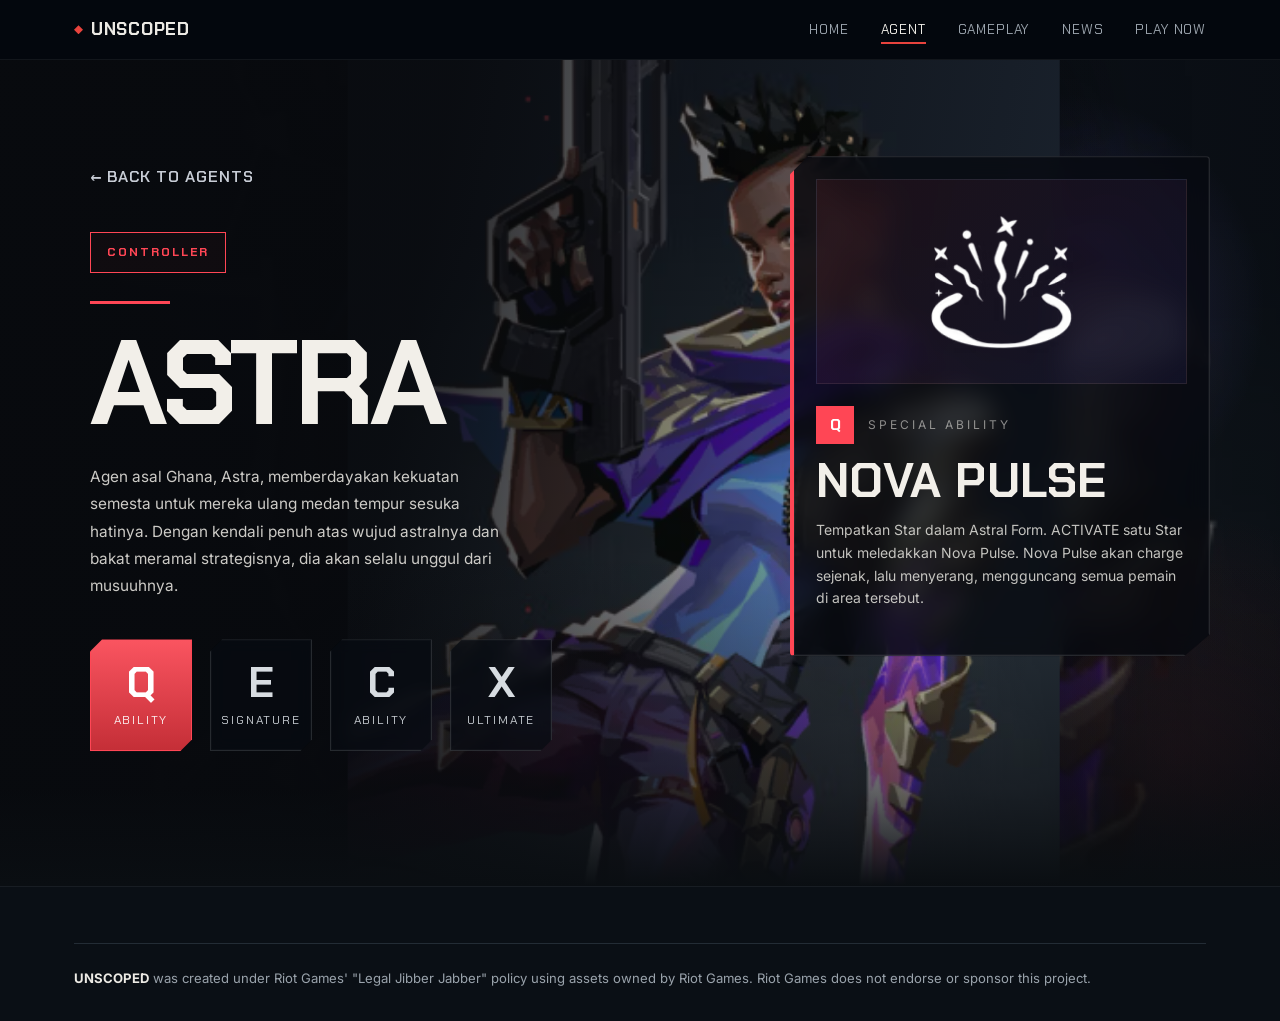
<file: agent-detail.html>
<!DOCTYPE html>
<html lang="id">

<head>
    <meta charset="UTF-8">
    <meta name="viewport" content="width=device-width, initial-scale=1.0">

    <title>Agent Detail — UNSCOPED</title>

    <link rel="stylesheet" href="css/style.css">

    <link rel="preconnect" href="https://fonts.googleapis.com">
    <link rel="preconnect" href="https://fonts.gstatic.com" crossorigin>

    <link
        href="https://fonts.googleapis.com/css2?family=Chakra+Petch:wght@400;500;600;700&family=Inter:wght@400;500;600;700&display=swap"
        rel="stylesheet">

    <style>
        .back-agent {
            display: inline-flex;
            align-items: center;
            gap: 10px;
            color: #c8cdd6;
            text-decoration: none;
            font-family: "Chakra Petch", sans-serif;
            font-weight: 600;
            letter-spacing: 1px;
            transition: 0.25s ease;
        }

        .back-agent:hover {
            color: #ff4655;
            transform: translateX(-4px);
        }

        body {
            background: #060a10;
            overflow-x: hidden;
        }

        .nav {
            position: sticky;
            top: 0;
            z-index: 100;
            background: rgba(4, 8, 14, 0.84);
            border-bottom: 1px solid rgba(255, 255, 255, 0.06);
            backdrop-filter: blur(10px);
            -webkit-backdrop-filter: blur(10px);
        }

        .agent-detail {
            width: 100%;
            max-width: none;
            min-height: calc(100vh - 74px);
            padding: 0;
            overflow: hidden;
        }

        .agent-scene {
            position: relative;
            width: 100vw;
            min-height: calc(100vh - 74px);
            margin-left: calc(50% - 50vw);
            overflow: hidden;
            background:
                radial-gradient(circle at 78% 28%, rgba(84, 93, 255, 0.16), transparent 22%),
                radial-gradient(circle at 18% 16%, rgba(255, 70, 85, 0.08), transparent 16%),
                linear-gradient(180deg, #05080d 0%, #070b12 100%);
        }

        .agent-scene-media {
            position: absolute;
            inset: 0;
            z-index: 0;
            overflow: hidden;
        }

        .agent-bg-image {
            position: absolute;
            inset: -10%;
            width: 120%;
            height: 120%;
            object-fit: cover;
            object-position: 65% center;
            filter: blur(20px) brightness(0.42) saturate(1.12);
            transform: scale(1.18);
            opacity: 0.92;
        }

        .agent-scene-media::before {
            content: "";
            position: absolute;
            inset: 0;
            background:
                linear-gradient(90deg,
                    rgba(4, 8, 14, 0.98) 0%,
                    rgba(4, 8, 14, 0.95) 18%,
                    rgba(4, 8, 14, 0.68) 37%,
                    rgba(4, 8, 14, 0.16) 62%,
                    rgba(4, 8, 14, 0.32) 100%),
                linear-gradient(180deg,
                    rgba(4, 8, 14, 0.10) 0%,
                    rgba(4, 8, 14, 0.02) 52%,
                    rgba(4, 8, 14, 0.35) 100%);
            z-index: 1;
            pointer-events: none;
        }

        .agent-scene-media::after {
            content: "";
            position: absolute;
            inset: 0;
            background:
                radial-gradient(circle at 82% 30%, rgba(125, 98, 255, 0.22), transparent 18%),
                radial-gradient(circle at 72% 74%, rgba(48, 88, 255, 0.16), transparent 20%),
                radial-gradient(circle at 92% 84%, rgba(255, 70, 85, 0.10), transparent 18%);
            z-index: 1;
            pointer-events: none;
            mix-blend-mode: screen;
        }

        .agent-detail-image {
            position: absolute;
            right: clamp(-30px, -1vw, 0px);
            bottom: 0;
            width: min(60vw, 1040px);
            height: 100%;
            object-fit: contain;
            object-position: right bottom;
            z-index: 2;
            filter: drop-shadow(0 20px 60px rgba(0, 0, 0, 0.45));
            transform: scale(1.03);
        }

        .agent-main {
            position: relative;
            z-index: 3;
            min-height: calc(100vh - 74px);
        }

        .agent-info {
            position: absolute;
            left: clamp(42px, 6vw, 88px);
            top: clamp(82px, 13vh, 132px);
            width: min(31vw, 500px);
            z-index: 4;
        }

        .agent-info .back-agent {
            margin-bottom: 42px;
        }

        .agent-info .badge {
            display: inline-flex;
            align-items: center;
            padding: 10px 16px;
            border: 1px solid #ff4655;
            color: #ff4655;
            background: rgba(255, 70, 85, 0.03);
            font-size: 12px;
            font-weight: 700;
            letter-spacing: 2px;
        }

        .agent-line {
            width: 80px;
            height: 3px;
            background: #ff4655;
            margin: 28px 0 28px;
        }

        #agentName {
            font-family: "Chakra Petch", sans-serif;
            font-size: clamp(86px, 8.4vw, 150px);
            line-height: 0.86;
            letter-spacing: -4px;
            margin: 0 0 28px;
            text-transform: uppercase;
            color: #f2efe9;
            word-break: break-word;
        }

        #agentDescription {
            max-width: 430px;
            color: rgba(236, 234, 228, 0.86);
            font-size: clamp(15px, 1.2vw, 18px);
            line-height: 1.78;
            margin: 0;
        }

        .ability-buttons {
            position: relative;
            z-index: 5;
            display: flex;
            gap: 16px;
            margin-top: 38px;
            flex-wrap: nowrap;
        }

        .ability-button {
            width: 92px;
            height: 108px;
            border: 1px solid rgba(255, 255, 255, 0.13);
            background: rgba(8, 12, 18, 0.72);
            color: #d7dce1;
            cursor: pointer;
            display: flex;
            flex-direction: column;
            align-items: center;
            justify-content: center;
            gap: 8px;
            font-family: "Chakra Petch", sans-serif;
            transition: 0.22s ease;
            clip-path: polygon(12px 0, 100% 0, 100% calc(100% - 12px), calc(100% - 12px) 100%, 0 100%, 0 12px);
            box-shadow: inset 0 0 0 1px rgba(255, 255, 255, 0.02);
        }

        .ability-button:hover {
            border-color: #ff4655;
            transform: translateY(-2px);
        }

        .ability-button.active {
            background: linear-gradient(180deg, rgba(255, 86, 98, 0.98), rgba(207, 49, 58, 0.95));
            color: #fff;
            border-color: #ff4655;
            box-shadow: 0 0 30px rgba(255, 70, 85, 0.28);
        }

        .ability-key {
            font-size: 42px;
            line-height: 1;
            font-weight: 700;
        }

        .ability-short {
            font-size: 12px;
            letter-spacing: 1.8px;
            text-transform: uppercase;
            opacity: 0.92;
        }

        .ability-content {
            position: absolute;
            right: clamp(18px, 2.6vw, 42px);
            top: clamp(102px, 12vh, 142px);
            z-index: 5;
            width: min(27vw, 430px);
            min-height: 520px;
            padding: 24px 24px 22px;
            background: rgba(8, 12, 18, 0.84);
            border: 1px solid rgba(255, 255, 255, 0.12);
            border-left: 4px solid #ff4655;
            backdrop-filter: blur(12px);
            -webkit-backdrop-filter: blur(12px);
            clip-path: polygon(18px 0, 100% 0, 100% calc(100% - 22px), calc(100% - 26px) 100%, 0 100%, 0 18px);
            box-shadow: 0 28px 70px rgba(0, 0, 0, 0.40);
        }

        .ability-content::before {
            content: "";
            position: absolute;
            inset: 0;
            border: 1px solid rgba(255, 255, 255, 0.04);
            clip-path: inherit;
            pointer-events: none;
        }

        .ability-visual {
            width: 100%;
            height: 220px;
            background: linear-gradient(135deg, rgba(255, 70, 85, 0.08), rgba(95, 100, 255, 0.08));
            border: 1px solid rgba(255, 255, 255, 0.08);
            display: flex;
            align-items: center;
            justify-content: center;
            margin-bottom: 28px;
            overflow: hidden;
            position: relative;
        }

        .ability-visual img {
            max-width: 68%;
            max-height: 68%;
            object-fit: contain;
            display: block;
        }

        .ability-placeholder {
            text-align: center;
            color: #969da6;
        }

        .ability-placeholder-key {
            font-family: "Chakra Petch", sans-serif;
            font-size: 86px;
            line-height: 1;
            font-weight: 700;
            color: rgba(255, 70, 85, 0.78);
        }

        .ability-placeholder-text {
            margin-top: 10px;
            font-size: 12px;
            letter-spacing: 3px;
            color: #7b838e;
        }

        .ability-meta {
            display: flex;
            align-items: center;
            gap: 14px;
            margin-bottom: 14px;
        }

        .ability-key-label {
            width: 38px;
            height: 38px;
            display: flex;
            align-items: center;
            justify-content: center;
            background: #ff4655;
            color: #fff;
            font-family: "Chakra Petch", sans-serif;
            font-weight: 700;
            font-size: 16px;
        }

        .ability-type {
            color: rgba(236, 234, 228, 0.56);
            font-size: 12px;
            letter-spacing: 3px;
            text-transform: uppercase;
        }

        #abilityName {
            font-family: "Chakra Petch", sans-serif;
            font-size: clamp(30px, 2.5vw, 50px);
            line-height: 0.94;
            margin: 0 0 18px;
            text-transform: uppercase;
            color: #f2efe9;
        }

        #abilityDescription {
            color: rgba(236, 234, 228, 0.82);
            font-size: 15px;
            line-height: 1.68;
            margin: 0;
            max-width: 100%;
        }

        footer {
            margin-top: 0;
            border-top: 1px solid rgba(255, 255, 255, 0.06);
            background: #0a0f15;
        }

        @media (max-width: 1280px) {
            .agent-info {
                width: min(31vw, 430px);
            }

            .ability-content {
                width: min(30vw, 400px);
                min-height: 500px;
            }

            .ability-button {
                width: 86px;
                height: 102px;
            }
        }

        @media (max-width: 980px) {
            .agent-scene {
                min-height: auto;
            }

            .agent-main {
                min-height: auto;
                padding: 110px 20px 34px;
            }

            .agent-bg-image {
                inset: -8%;
                width: 116%;
                height: 116%;
                object-position: center;
                filter: blur(16px) brightness(0.40) saturate(1.08);
            }

            .agent-detail-image {
                right: 50%;
                transform: translateX(50%);
                width: min(92vw, 740px);
                height: 430px;
                top: 30px;
                bottom: auto;
                object-position: center top;
                opacity: 0.78;
            }

            .agent-scene-media::before {
                background: linear-gradient(180deg,
                    rgba(4, 8, 14, 0.38) 0%,
                    rgba(4, 8, 14, 0.85) 44%,
                    rgba(4, 8, 14, 0.97) 100%);
            }

            .agent-info,
            .ability-buttons,
            .ability-content {
                position: relative;
                left: auto;
                right: auto;
                top: auto;
                bottom: auto;
                width: 100%;
                max-width: none;
            }

            .agent-info {
                padding-top: 270px;
            }

            .agent-info .back-agent {
                margin-bottom: 24px;
            }

            #agentName {
                font-size: 62px;
                margin-bottom: 18px;
            }

            #agentDescription {
                max-width: 100%;
            }

            .ability-buttons {
                margin: 30px 0 28px;
                flex-wrap: wrap;
                gap: 12px;
            }

            .ability-button {
                width: calc(50% - 6px);
                max-width: 150px;
                height: 94px;
            }

            .ability-content {
                min-height: auto;
                padding: 24px;
            }

            .ability-visual {
                height: 220px;
            }

            #abilityDescription {
                font-size: 15px;
            }
        }

        @media (max-width: 560px) {
            .nav-inner {
                padding: 12px 16px;
            }

            .agent-main {
                padding: 88px 16px 24px;
            }

            .agent-detail-image {
                width: min(110vw, 660px);
                height: 330px;
                top: 24px;
            }

            .agent-info {
                padding-top: 210px;
            }

            #agentName {
                font-size: 52px;
                letter-spacing: -2px;
            }

            .ability-button {
                width: calc(50% - 6px);
                height: 84px;
            }

            .ability-key {
                font-size: 34px;
            }

            .ability-short {
                font-size: 10px;
            }

            .ability-content {
                padding: 18px;
            }

            .ability-visual {
                height: 188px;
                margin-bottom: 18px;
            }

            #abilityName {
                font-size: 34px;
            }
        }

/* FINAL VALORANT DASHBOARD POSITION FIX */
.agent-scene{
    height:calc(100vh - 74px);
    min-height:700px;
}

.agent-scene-media{
    inset:0;
}

/* full artwork background */
.agent-bg-image{
    inset:0;
    width:100%;
    height:100%;
    object-fit:cover;
    object-position:center;
    filter:blur(0px) brightness(.55) saturate(1.15);
    transform:scale(1.05);
    opacity:1;
}

/* transparent agent artwork */
.agent-detail-image{
    position:absolute;
    left:50%;
    bottom:-80px;
    right:auto;
    width:min(62vw,980px);
    height:115%;
    object-fit:contain;
    object-position:center bottom;
    transform:translateX(-42%);
    z-index:2;
}

/* dark left area like official VAL page */
.agent-scene-media::before{
    background:
    linear-gradient(90deg,
        rgba(4,7,12,.98) 0%,
        rgba(4,7,12,.90) 25%,
        rgba(4,7,12,.35) 48%,
        rgba(4,7,12,.15) 70%,
        rgba(4,7,12,.45) 100%),
    linear-gradient(0deg,
        rgba(4,7,12,.5),
        transparent 45%);
}

/* left information */
.agent-info{
    left:90px;
    top:105px;
    width:420px;
}

#agentName{
    font-size:120px;
    letter-spacing:-5px;
}

/* ability card */
.ability-content{
    right:70px;
    top:96px;
    width:420px;
    min-height:500px;
    padding:22px 22px 20px;
    background:rgba(7,10,16,.78);
}

.ability-visual{
    height:205px;
    margin-bottom:22px;
}

#abilityName{
    font-size:48px;
    margin-bottom:16px;
}

#abilityDescription{
    font-size:14px;
    line-height:1.62;
}

/* ability buttons */
.ability-buttons{
    position:relative;
    left:0;
    bottom:auto;
    margin-top:40px;
    gap:18px;
}

.ability-button{
    width:102px;
    height:112px;
}

/* remove extra black feeling */
.agent-detail{
    background:transparent;
}
</style>
</head>


<body>

    <!-- =====================================================
         NAVBAR
    ===================================================== -->

    <nav class="nav">
        <div class="nav-inner">

            <a href="index.html" class="nav-mark">
                <span class="dot"></span> UNSCOPED
            </a>

            <ul class="nav-links">
                <li><a href="index.html">Home</a></li>
                <li><a href="character.html" aria-current="page">Agent</a></li>
                <li><a href="gameplay.html">Gameplay</a></li>
                <li><a href="news.html">News</a></li>
                <li><a href="download.html">Play Now</a></li>
            </ul>

        </div>
    </nav>


    <!-- =====================================================
         MAIN
    ===================================================== -->

    <main class="agent-detail">

        <div class="agent-scene">

            <!-- GAMBAR AGENT — MENYATU DI BELAKANG HERO + ABILITY -->
            <div class="agent-scene-media">
                <img id="agentImageBg" class="agent-bg-image" src="" alt="" aria-hidden="true">
                <img id="agentImage" class="agent-detail-image" src="" alt="Agent">
            </div>

            <section class="agent-main">

                <div class="agent-info">

                    <a href="character.html" class="back-agent">
                        ← BACK TO AGENTS
                    </a>

                    <span id="agentRole" class="badge">
                        ROLE
                    </span>

                    <div class="agent-line"></div>

                    <h1 id="agentName">
                        AGENT
                    </h1>

                    <p id="agentDescription">
                        Memuat informasi Agent...
                    </p>

                    <!-- =========================================
                         ABILITY BUTTONS (Q / E / C / X)
                    ========================================= -->
                    <div id="abilityButtons" class="ability-buttons">
                    </div>

                </div>

                <!-- =============================================
                     ABILITY DETAIL — KARTU KACA MENGAMBANG
                ============================================= -->
                <div class="ability-content">

                    <div id="abilityVisual" class="ability-visual">
                    </div>

                    <div class="ability-meta">

                        <div id="abilityKeyLabel" class="ability-key-label">
                            Q
                        </div>

                        <span class="ability-type">
                            SPECIAL ABILITY
                        </span>

                    </div>

                    <h3 id="abilityName">
                        ABILITY
                    </h3>

                    <p id="abilityDescription">
                        Pilih kemampuan untuk melihat detail.
                    </p>

                </div>

            </section>

        </div>

    </main>


    <!-- =====================================================
         FOOTER
    ===================================================== -->

    <footer>

        <div class="container">

            <div class="disclaimer">
                <strong>UNSCOPED</strong>
                was created under Riot Games' "Legal Jibber Jabber" policy
                using assets owned by Riot Games. Riot Games does not
                endorse or sponsor this project.
            </div>

        </div>

    </footer>


    <!-- =====================================================
         JAVASCRIPT
    ===================================================== -->

    <script>

        /* =====================================================
           AGENT DATABASE
        ===================================================== */

        const agents = {

            "Waylay": {
                role: "Duelist",
                image: "assets/agents/waylay.avif",
                description:
                    "Waylay, agen Thailand yang berpijar prismatik, berubah menjadi cahaya saat ia melesat melintasi medan tempur. Ia menyerang targetnya melalui secercah cahaya dan langsung mengamankan diri dalam sekejap mata."
            },

            "Vyse": {
                role: "Sentinel",
                image: "assets/agents/vyse.avif",
                description:
                    "Mastermind metalik Vyse mengeluarkan logam cair untuk mengisolasi, menjebak, dan melucuti senjata musuh. Dengan kelicikan dan manipulasi, dia memaksa semua yang menentangnya untuk takut pada battlefield."
            },

            "Viper": {
                role: "Controller",
                image: "assets/agents/viper.avif",
                description:
                    "Seorang Ahli Kimia dari Amerika, Viper, mengerahkan sejumlah perangkat kimia beracun untuk mengendalikan battlefield dan menghalangi pandangan musuh. Jika racun tak membunuh buruannya, permainan pikirannya pasti menghabisi mereka."
            },

            "Veto": {
                role: "Sentinel",
                image: "assets/agents/veto.avif",
                description:
                    "Diperkuat mutasi DNA yang tak terbendung, enforcer asal Senegal, Veto, menabrak aturan tempur dengan melumpuhkan kekuatan dan teknologi lawannya. Di medan tempur Veto, tembakan adalah satu-satunya peganganmu."
            },

            "Tejo": {
                role: "Initiator",
                image: "assets/agents/tejo.avif",
                description:
                    "seorang konsultan intelijen veteran dari Kolombia, Tejo, bersama sistem pemandu balistiknya menekan musuh untuk menyerahkan wilayah mereka—atau nyawa. Serangannya yang terarah terus membuat lawan kocar-kacir dan berada di bawah kendalinya.."
            },

            "Sova": {
                role: "Initiator",
                image: "assets/agents/sova.avif",
                description:
                    "Terlahir dari musim dingin abadi tundra Rusia, Sova melacak, menemukan, dan menghabisi musuh dengan efisiensi dan presisi dahsyat. Busur khusus dan kemampuan pengintaian luar biasanya memastikan bahwa kamu bisa lari, tetapi tak bisa sembunyi.."
            },

            "Skye": {
                role: "Initiator",
                image: "assets/agents/skye.avif",
                description:
                    "Berasal dari Australia, Skye dan teman-temannya menjelajahi wilayah-wilayah berbahaya. Dengan kreasi yang menghambat gerak musuh, dan kekuatannya untuk menyembuhkan orang lain, tempat paling aman dan kuat bagi para anggota timnya adalah di sisinya."
            },

            "Sage": {
                role: "Sentinel",
                image: "assets/agents/sage.avif",
                description:
                    "Benteng pertahanan dari Tiongkok, Sage memberikan rasa aman bagi dirinya dan timnya ke mana pun dia pergi. Bisa membangkitkan teman yang gugur dan menahan gempuran sengit, dia menjadi sumber ketenangan dalam medan perang bagai neraka."
            },

            "Reyna": {
                role: "Duelist",
                image: "assets/agents/reyna.avif",
                description:
                    "Tertempa di jantung Meksiko, Reyna mendominasi kombat tunggal dan menjadi makin kuat tiap berhasil membunuh. Kepiawaiannya hanya terhambat oleh keahlian mentahnya, membuatnya sangat bergantung pada performa.."
            },

            "Raze": {
                role: "Duelist",
                image: "assets/agents/raze.avif",
                description:
                    "Raze, si eksplosif dari Brasil ini membawa kepribadian yang keras serta senjata besarnya. Dengan playstyle-nya yang brutal, Raze unggul dalam menyapu musuh yang berdiam dan mengosongkan ruang sempit dengan ledakan besar."
            },

            "Phoenix": {
                role: "Duelist",
                image: "assets/agents/phoenix.avif",
                description:
                    "Berasal dari Britania Raya, kekuatan bintang Phoenix terpampang dalam gaya bertarungnya, mengobarkan medan perang dengan kilat dan api. Saat sendiri maupun dibantu rekannya, dia akan menerjang ke pertarungan sesuka hatinya."
            },

            "Jett": {
                role: "Duelist",
                image: "assets/agents/jett.avif",
                description:
                    "Mewakili negara asalnya, Korea Selatan, gaya bertarung Jett yang tangkas dengan banyak pengelakan memungkinkannya mengambil risiko yang tak bisa dilakukan orang lain. Dia mengitari tiap pertempuran, menebas musuh sebelum mereka menyadari apa yang terjadi."
            },

            "Iso": {
                role: "Duelist",
                image: "assets/agents/iso.avif",
                description:
                    "Agen andalan dari Cina, Iso, memasuki kondisi fokus untuk memberantas lawan. Dengan merombak energi sekitar menjadi proteksi antipeluru, dia fokus maju ke duel selanjutnya hingga titik darah penghabisan."
            },

            "Harbor": {
                role: "Controller",
                image: "assets/agents/harbor.avif",
                description:
                    "Berasal dari pesisir India, Harbor menyerbu medan pertempuran dengan menggunakan teknologi kuno yang menguasai air. Dia mengeluarkan arus deras berbuih dan ombak yang menghancurkan untuk melindungi sekutu, atau menghancurkan siapa pun yang menentangnya."
            },

            "Gekko": {
                role: "Initiator",
                image: "assets/agents/gekko.avif",
                description:
                    "Gekko the Angeleno memimpin kru kompak yang berisi makhluk pembawa malapetaka. Rekan-rekannya bergerak maju, menyingkirkan musuh, dan Gekko mengejar mereka untuk bersatu kembali dan pergi lagi."
            },

            "Fade": {
                role: "Initiator",
                image: "assets/agents/fade.avif",
                description:
                    "Pemburu bayaran asal Turki, Fade, melepaskan kekuatan mimpi buruk kejam untuk merebut rahasia musuh. Sesuai dengan teror itu sendiri, dia memburu target dan menyingkap ketakutan terdalam — sebelum menghancurkan mereka dalam kegelapan."
            },

            "Deadlock": {
                role: "Sentinel",
                image: "assets/agents/deadlock.avif",
                description:
                    "Detektif Norwegia, Deadlock, mengerahkan serangkaian nanowire mutakhir untuk mengamankan medan perang dari serangan yang paling mematikan sekalipun. Tak ada yang bisa lolos dari pengawasan ketatnya, ataupun bertahan dari kebengisannya.."
            },

            "Cypher": {
                role: "Sentinel",
                image: "assets/agents/cypher.avif",
                description:
                    "Seorang makelar informasi dari Maroko, Cypher adalah jaringan pengintai satu orang yang mengawasi tiap gerakan musuh. Tak ada rahasia yang aman. Tak ada manuver yang tak terlihat. Cypher selalu mengawasi."
            },

            "Clove": {
                role: "Controller",
                image: "assets/agents/clove.avif",
                description:
                    "Pembuat onar dari Skotlandia, Clove, membawa masalah bagi musuh dalam panasnya pertempuran dan dinginnya kematian. Manusia abadi ini membuat musuhnya kebingungan, bahkan dari alam kubur. Dia kembali ke dunia hanya tinggal menunggu waktu."
            },

            "Chamber": {
                role: "Sentinel",
                image: "assets/agents/chamber.avif",
                description:
                    "Berpakaian rapi dan bersenjata lengkap, desainer senjata dari Prancis, Chamber, menghalau penyerang dengan presisi yang mematikan. Dia memanfaatkan persenjataan kustomnya untuk mempertahankan area tertentu, menembak musuh dari jauh, dengan kontingensi yang tersusun untuk tiap rencana."
            },

            "Brimstone": {
                role: "Controller",
                image: "assets/agents/brimstone.avif",
                description:
                    "Bergabung dari AS, persenjataan orbital Brimstone memastikan squad-nya selalu di posisi menguntungkan. Kemampuannya untuk melancarkan bantuan secara presisi dan aman menjadikannya seorang komandan tempur tak tertandingi."
            },

            "Astra": {
                role: "Controller",
                image: "assets/agents/astra.avif",
                description:
                    "Agen asal Ghana, Astra, memberdayakan kekuatan semesta untuk mereka ulang medan tempur sesuka hatinya. Dengan kendali penuh atas wujud astralnya dan bakat meramal strategisnya, dia akan selalu unggul dari musuuhnya."
            },

            "Yoru": {
                role: "Duelist",
                image: "assets/agents/yoru.avif",
                description:
                    "Agen asal Jepang Yoru melubangi realitas untuk menyusup ke wilayah musuh tanpa terlihat. Dengan bermodal tipuan dan agresi yang seimbang, dia menghabisi tiap target sebelum mereka sadar ke mana harus melihat."
            },

            "Omen": {
                role: "Controller",
                image: "assets/agents/omen.avif",
                description:
                    "Sesosok hantu dalam pikiran, Omen berburu di dalam bayangan. Dia membutakan musuh, berteleportasi di penjuru medan tempur, lalu membiarkan rasa paranoid menghantui selagi musuh berusaha menerka di mana dia akan menyerang berikutnya."
            },

            "Neon": {
                role: "Duelist",
                image: "assets/agents/neon.avif",
                description:
                    "Agen dari Filipina, Neon, melesat maju dengan kecepatan yang mencengangkan, menyemburkan pancaran bioelektrik secepat tubuhnya menghasilkannya. Dia berlari untuk mengejutkan musuh, lalu menyerang mereka lebih cepat dari kilat."
            },

            "Killjoy": {
                role: "Sentinel",
                image: "assets/agents/killjoy.avif",
                description:
                    "Sang genius dari Jerman, Killjoy, dengan mudah mengamankan posisi penting medan perang dengan segudang penemuannya. Jika kerusakan yang dihasilkan tak menghentikan musuh, debuff robot-robotnya akan mengatasinya."
            },

            "KAY/O": {
                role: "Initiator",
                image: "assets/agents/kay.o.avif",
                description:
                    "KAY/O adalah mesin perang yang diciptakan demi satu tujuan: melumpuhkan para radiant. Kekuatannya dalam Suppress ability musuh melucuti kemampuan mereka untuk melawan balik, memberikan keunggulan besar bagi dirinya dan sekutunya."
            },

            "Miks": {
                role: "Controller",
                image: "assets/agents/miks.avif",
                description:
                    "Straight from Croatia, Miks takes the stage channeling pure sound energy. With his infectious passion and sonic powers, he rallies his squad to move as one as they set the tempo on the battlefield together."
            },

            "Brance": {
                role: "Agent",
                image: "assets/agents/brance.avif",
                description:
                    "Breach, the bionic Swede, fires powerful, targeted kinetic blasts to aggressively clear a path through enemy ground. The damage and disruption he inflicts ensures no fight is ever fair."
            }

        };


        /* =====================================================
           ABILITY DATABASE
           
           PENTING:
           GAMBAR TIDAK PERLU DITULIS DI SINI.

           Sistem otomatis mencari:

           agent-q.avif
           agent-e.avif
           agent-c.avif
           agent-x.avif

           Contoh:

           tejo-q.avif
           tejo-e.avif
           tejo-c.avif
           tejo-x.avif
        ===================================================== */

        const abilities = {

            "Astra": [
                {
                    key: "Q",
                    name: "NOVA PULSE",
                    type: "Ability",
                    description: "Tempatkan Star dalam Astral Form. ACTIVATE satu Star untuk meledakkan Nova Pulse. Nova Pulse akan charge sejenak, lalu menyerang, mengguncang semua pemain di area tersebut."
                },
                {
                    key: "E",
                    name: "NEBULA",
                    type: "Signature",
                    description: "Tempatkan Star dalam Astral Form. ACTIVATE satu Star untuk mengubahnya menjadi Nebula (asap). USE satu Star untuk Melenyapkannya, mengembalikan Star tersebut agar bisa ditempatkan di lokasi baru setelah beberapa saat. Lenyap membentuk Nebula palsu sejenak di lokasi Star sebelum kembali."
                },
                {
                    key: "C",
                    name: "GRAVITY WELL",
                    type: "Ability",
                    description: "Tempatkan Star dalam Astral Form (X) ACTIVATE satu Star untuk membentuk Gravity Well. Pemain di area tersebut tersedot ke pusatnya sebelum liang meledak, membuat semua pemain yang masih terjebak di dalamnya menjadi Vulnerable."
                },
                {
                    key: "X",
                    name: "ASTRAL FORM / COSMIC DIVIDE",
                    type: "Ultimate",
                    description: "AKTIFKAN untuk memasuki Astral Form yang memungkinkanmu menempatkan Star dengan TEMBAK. Star bisa diaktifkan ulang belakangan, mengubahnya menjadi Nova Pulse, Nebula, atau Gravity Well. Saat Cosmic Divide di-charge, gunakan TEMBAK ALT dalam Astral Form untuk mulai membidiknya, lalu TEMBAK untuk memilih dua lokasi. Cosmic Divide tanpa batas menghubungkan dua titik pilihanmu. Cosmic Divide menangkis peluru dan sangat meredam suara."
                }
            ],

            "Waylay": [
                {
                    key: "Q",
                    name: "SATURATE",
                    type: "Ability",
                    description: "SEKETIKA melemparkan sekumpulan cahaya yang meledak saat menyentuh tanah. Cahaya lalu menerapkan Hinder ke pemain di sekitar, memperlambat gerakan dan senjata mereka secara drastis."
                },
                {
                    key: "E",
                    name: "LIGHTSPEED",
                    type: "Signature",
                    description: "GUNAKAN untuk bergerak secepat kilat. Tekan FIRE untuk dash ke depan dua kali. Tekan ALT FIRE untuk dash sekali. Hanya dash pertama yang bisa membawamu ke atas."
                },
                {
                    key: "C",
                    name: "RETRACT",
                    type: "Ability",
                    description: "SEKETIKA menciptakan suar cahaya di lantai. AKTIFKAN ULANG untuk kembali ke suarmu sebagai setitik cahaya murni. Kamu kebal saat bergerak."
                },
                {
                    key: "X",
                    name: "CONVERGENT PATHS",
                    type: "Ultimate",
                    description: "GUNAKAN untuk memfokuskan kekuatan prismatikmu. Tekan FIRE untuk menciptakan bayangan dirimu sendiri yang kemudian memancarkan cahaya. Setelah beberapa saat, kecepatanmu meningkat tajam dan cahaya meluas, menyebabkan pemain lain di area itu terkena Hinder."
                }
            ],

            "Vyse": [
                {
                    key: "Q",
                    name: "SHEAR",
                    type: "Ability",
                    description: "GUNAKAN filamen dari logam cair. Tekan FIRE untuk menempatkan perangkap dinding tersembunyi. Saat musuh melintas, dinding yang tidak bisa hancur akan muncul dari dalam tanah di belakang mereka. Dinding ini bertahan selama beberapa saat sebelum menghilang."
                },
                {
                    key: "E",
                    name: "ARC ROSE",
                    type: "Signature",
                    description: "GUNAKAN Arc Rose. Targetkan permukaan dan tekan FIRE untuk menempatkan Arc Rose yang sudah disembunyikan, atau tekan ALT Fire untuk menempatkan Arc Rose melewatinya. GUNAKAN LAGI untuk membuat silau semua pemain yang melihatnya. Ability ini bisa diambil untuk DIKERAHKAN LAGI."
                },
                {
                    key: "C",
                    name: "RAZORVINE",
                    type: "Ability",
                    description: "GUNAKAN sarang dari logam cair. Tekan FIRE untuk meluncurkan. Saat mendarat, sarang menjadi tidak terlihat. Saat DIAKTIFKAN, ini akan menyebar menjadi sarang razorvine besar yang menerapkan utilitas slow dan damage pada semua pemain yang melewatinya."
                },
                {
                    key: "X",
                    name: "STEEL GARDEN",
                    type: "Ultimate",
                    description: "GUNAKAN semak belukar dari logam cair. Tekan FIRE untuk mengeluarkan logam yang menyembur dari Vyse sebagai semburan duri logam. Kemudian, JAMMING senjata utama musuh setelah windup singkat."
                }
            ],

            "Viper": [
                {
                    key: "Q",
                    name: "POISON CLOUD",
                    type: "Ability",
                    description: "EQUIP pemancar gas. FIRE untuk melempar pemancar yang terus ada sepanjang ronde. RE-USE ability ini untuk menciptakan awan gas beracun tinggi dengan mengorbankan bahan bakar. Ability ini bisa diambil untuk REDEPLOY sebelum ronde dimulai dan bisa di-RE-USE lebih dari satu kali sepanjang ronde."
                },
                {
                    key: "E",
                    name: "TOXIC SCREEN",
                    type: "Signature",
                    description: "SIAGAKAN pelontar pemancar gas. TEMBAK untuk mengerahkan sebaris panjang pemancar gas. GUNAKAN LAGI kemampuan ini untuk membuat dinding gas beracun tinggi dengan mengorbankan bahan bakar. Kemampuan ini bisa DIGUNAKAN LAGI lebih dari sekali."
                },
                {
                    key: "C",
                    name: "SNAKE BITE",
                    type: "Ability",
                    description: "SIAGAKAN pelontar kimia. TEMBAK untuk melontarkan tabung yang pecah saat membentur lantai, menghasilkan zona kimia tahan lama yang mencederai dan memperlambat musuh."
                },
                {
                    key: "X",
                    name: "VIPER'S PIT",
                    type: "Ultimate",
                    description: "SIAGAKAN penyemprot kimia. TEMBAK untuk menyemprotkan awan kimia ke segala arah di sekitar Viper, menghasilkan awan besar yang mengurangi jangkauan pandangan dan kesehatan maks pemain di dalamnya."
                }
            ],

            "Veto": [
                {
                    key: "Q",
                    name: "CHOKEHOLD",
                    type: "Ability",
                    description: "GUNAKAN fragmen kental dari mutasimu. TEKAN FIRE untuk melempar. Fragmen ini akan aktif saat mengenai target, menciptakan perangkap untuk menahan musuh di tempat. Musuh yang tertahan akan terkena efek Deafen dan Decay. Musuh bisa menghancurkan perangkap sebelum diaktifkan."
                },
                {
                    key: "E",
                    name: "INTERCEPTOR",
                    type: "Signature",
                    description: "GUNAKAN Interceptor. TEKAN FIRE untuk menempatkan Interceptor di lokasi yang diproyeksikan. Setelah ditempatkan, GUNAKAN LAGI untuk mengaktifkan. Setelah aktif, Interceptor akan menghancurkan semua utility yang akan MEMANTUL dari pemain dan/atau hancur sendiri oleh tembakan. Musuh bisa menghancurkan Interceptor."
                },
                {
                    key: "C",
                    name: "CROSSCUT",
                    type: "Ability",
                    description: "GUNAKAN vortex. TEKAN FIRE untuk menempatkan di darat. Saat dalam jangkauan dan melihat vortex, AKTIFKAN ULANG untuk berteleportasi ke vortex. Selama BUY PHASE, vortex bisa diambil kembali untuk DI-REDEPLOY."
                },
                {
                    key: "X",
                    name: "EVOLUTION",
                    type: "Ultimate",
                    description: "SEKETIKA mulai bermutasi sepenuhnya, mendapatkan combat stim, regenerasi, dan menjadi KEBAL terhadap segala bentuk debuff."
                }
            ],

            "Tejo": [
                {
                    key: "Q",
                    name: "SPECIAL DELIVERY",
                    type: "Ability",
                    description: "GUNAKAN granat lengket. Tekan FIRE untuk meluncurkan. Granat akan menempel pada permukaan pertama yang terkena kontak. Granat itu kemudian meledak dan menerapkan utilitas Concuss pada target yang terjebak dalam ledakan. Tekan ALT FIRE untuk meluncurkan granat dengan satu pantulan."
                },
                {
                    key: "E",
                    name: "STEALTH DRONE",
                    type: "Signature",
                    description: "GUNAKAN stealth drone. Tekan FIRE untuk melempar drone ke depan, dan kendalikan gerakannya secara langsung. Tekan FIRE lagi untuk memicu denyutan yang menerapkan utilitas Suppress dan mengungkap musuh yang terkena."
                },
                {
                    key: "C",
                    name: "GUIDED SALVO",
                    type: "Ability",
                    description: "GUNAKAN sistem penarget dengan bantuan AR. Tekan FIRE untuk memilih hingga dua lokasi target di peta. Tekan ALT FIRE untuk meluncurkan misil yang bergerak sendiri ke lokasi target dan meledak saat mendarat."
                },
                {
                    key: "X",
                    name: "ARMAGEDDON",
                    type: "Ultimate",
                    description: "GUNAKAN peta taktis yang menarget serangan. Tekan FIRE untuk memilih titik awal serangan. Tekan FIRE lagi untuk menetapkan titik akhir dan meluncurkan serangan, melepaskan gelombang ledakan di sepanjang jalur serangan. Tekan ALT FIRE selama penargetan peta untuk membatalkan titik awal."
                }
            ],

            "Sova": [
                {
                    key: "Q",
                    name: "SHOCK BOLT",
                    type: "Ability",
                    description: "SIAGAKAN busur dengan shock bolt. TEMBAK untuk mengirim petir ledakan, terdetonasi saat tumbukan dan mencederai pemain di sekitar. TAHAN TEMBAKAN untuk memperluas jangkauan proyektil. TEMBAK ALT untuk menambahkan sampai dua pantulan untuk anak panah ini."
                },
                {
                    key: "E",
                    name: "RECON BOLT",
                    type: "Signature",
                    description: "SIAGAKAN busur dengan recon bolt. TEMBAK untuk menembakkan recon bolt ke depan, diaktifkan saat tumbukan dan Mengungkap lokasi musuh di sekitar yang ada di garis pandang bolt. Musuh bisa menghancurkan bolt ini. TAHAN TEMBAKAN untuk memperluas jangkauan proyektil. TEMBAK ALT untuk menambahkan sampai dua pantulan untuk anak panah ini."
                },
                {
                    key: "C",
                    name: "OWL DRONE",
                    type: "Ability",
                    description: "SIAGAKAN owl drone. TEMBAK untuk mengerahkan dan mengendalikan gerakan drone. Saat mengendalikan drone, TEMBAK untuk menembakkan panah penanda. Panah ini akan Mengungkap lokasi pemain mana pun yang dikenainya. Musuh bisa menghancurkan Owl Drone."
                },
                {
                    key: "X",
                    name: "HUNTER'S FURY",
                    type: "Ultimate",
                    description: "SIAGAKAN busur dengan tiga ledakan energi jarak jauh penembus dinding. TEMBAK untuk melepas garis ledakan energi di depan Sova, mencederai dan mengungkap lokasi musuh dalam jalur tembakannya. Kemampuan ini bisa DIGUNAKAN LAGI sampai dua kali lagi selama pewaktu kemampuan aktif."
                }
            ],

            "Skye": [
                {
                    key: "Q",
                    name: "TRAILBLAZER",
                    type: "Ability",
                    description: "SIAGAKAN hiasan macan Tasmania. TEMBAK untuk mengeluarkannya dan mengendalikan sang predator. Saat memegang kendali, TEMBAK untuk melompat maju, menghasilkan ledakan mengguncang dan melukai musuh yang terkena langsung."
                },
                {
                    key: "E",
                    name: "GUIDING LIGHT",
                    type: "Signature",
                    description: "SIAGAKAN hiasan elang. TEMBAK untuk melemparnya maju. TAHAN TEMBAKAN untuk memandu elang ke arah penanda sasaranmu. GUNAKAN LAGI saat elang terbang untuk mengubahnya menjadi kilat yang mengonfirmasi tembakan saat ada musuh dalam jangkauan tembak dan pandang."
                },
                {
                    key: "C",
                    name: "REGROWTH",
                    type: "Ability",
                    description: "SIAGAKAN hiasan penyembuh. TAHAN TEMBAKAN untuk menyalurkan, menyembuhkan sekutu dalam jangkauan kemampuan dan pandang. Bisa digunakan lagi sampai cadangan penyembuhnya habis. Skye tak bisa menyembuhkan dirinya sendiri."
                },
                {
                    key: "X",
                    name: "SEEKERS",
                    type: "Ultimate",
                    description: "SIAGAKAN hiasan Seeker. TEMBAK untuk mengeluarkan tiga Seeker untuk melacak tiga musuh terdekat. Jika mencapai targetnya, Seeker membuatnya Nearsight. Musuh bisa menghancurkan Seeker."
                }
            ],

            "Sage": [
                {
                    key: "Q",
                    name: "SLOW ORB",
                    type: "Ability",
                    description: "SIAGAKAN slowing orb. TEMBAK untuk melempar slowing orb ke depan yang meledak saat mendarat, menghasilkan medan tahan lama yang memperlambat pemain yang ada di dalamnya."
                },
                {
                    key: "E",
                    name: "HEALING ORB",
                    type: "Signature",
                    description: "SIAGAKAN healing orb. TEMBAK dengan penanda sasaran pada sekutu yang cedera untuk mengaktifkan sembuh seiring waktu pada mereka. TEMBAK ALT saat Sage cedera untuk mengaktifkan sembuh seiring waktu mandiri."
                },
                {
                    key: "C",
                    name: "BARRIER ORB",
                    type: "Ability",
                    description: "SIAGAKAN barrier orb. TEMBAK untuk menempatkan dinding kokoh. TEMBAK ALT untuk memutar penarget."
                },
                {
                    key: "X",
                    name: "RESURRECTION",
                    type: "Ultimate",
                    description: "SIAGAKAN kemampuan pembangkitan. TEMBAK dengan penanda sasaran pada sekutu yang mati untuk mulai membangkitkan mereka. Setelah penyaluran singkat, sekutu akan hidup kembali dengan kesehatan penuh."
                }
            ],

            "Reyna": [
                {
                    key: "Q",
                    name: "DEVOUR",
                    type: "Ability",
                    description: "Musuh yang dibunuh oleh Reyna meninggalkan Soul Orb yang bertahan 3 detik. SEGERA konsumsi soul orb di sekitar, sembuh dengan cepat dalam waktu singkat. Kesehatan yang diraih karena keahlian ini dan melebihi 100 akan melemah seiring waktu. Jika MAHARANI aktif, keahlian ini keluar otomatis dan tak mengonsumsi soul orb."
                },
                {
                    key: "E",
                    name: "DISMISS",
                    type: "Signature",
                    description: "SEGERA konsumsi Soul Orb di sekitar, jadi tak berwujud untuk waktu singkat. Jika MAHARANI aktif, juga jadi tak terlihat."
                },
                {
                    key: "C",
                    name: "LEER",
                    type: "Ability",
                    description: "SIAGAKAN mata hantu yang tak bisa dihancurkan. AKTIFKAN untuk mengeluarkan mata dalam jarak pendek ke depan. Mata akan membuat semua musuh yang melihatnya terkena Rabun Jauh."
                },
                {
                    key: "X",
                    name: "EMPRESS",
                    type: "Ultimate",
                    description: "SEGERA jadi kesetanan, meningkatkan kecepatan tembak, siaga, dan isi ulang secara dramatis. Mencetak angka bunuh memperbarui durasi."
                }
            ],

            "Raze": [
                {
                    key: "Q",
                    name: "BLAST PACK",
                    type: "Ability",
                    description: "SEGERA melempar Blast Pack yang menempel ke permukaan. GUNAKAN LAGI kemampuan ini setelah pengerahan untuk mendetonasi, merusak, dan mementalkan semua yang dikenai. Raze tidak menerima kerusakan dari kemampuan ini, tetapi akan menerima kerusakan karena jatuh jika terpental cukup tinggi."
                },
                {
                    key: "E",
                    name: "PAINT SHELLS",
                    type: "Signature",
                    description: "SIAGAKAN granat klaster. TEMBAK untuk melempar granat, yang menghasilkan damage dan sub-amunisi, masing-masing menghasilkan damage pada siapa saja dalam jangkauan. TEMBAK ALT untuk melempar tinggi. Charge Paint Shells direset tiap dua kill."
                },
                {
                    key: "C",
                    name: "BOOM BOT",
                    type: "Ability",
                    description: "SIAGAKAN Boom Bot. TEMBAK untuk mengerahkan bot, membuatnya bergerak dalam garis lurus di tanah, memantul di dinding. Boom Bot terkunci pada musuh mana pun di bagian depan runjungnya dan mengejar mereka, lalu meledak dengan kerusakan berat saat mencapai sasaran."
                },
                {
                    key: "X",
                    name: "SHOWSTOPPER",
                    type: "Ultimate",
                    description: "SIAGAKAN pelontar roket. TEMBAK untuk meluncurkan roket yang menghasilkan damage area masif saat bersentuhan dengan apa pun."
                }
            ],

            "Phoenix": [
                {
                    key: "Q",
                    name: "CURVEBALL",
                    type: "Ability",
                    description: "SIAGAKAN flare orb berjalur lengkung yang meledak sesaat setelah dilempar. TEMBAK untuk melengkungkan flare orb ke kiri, meledakkannya, dan membutakan pemain mana pun yang melihatnya. TEMBAK ALT untuk melengkungkan flare orb ke kanan."
                },
                {
                    key: "E",
                    name: "HOT HANDS",
                    type: "Signature",
                    description: "SIAGAKAN fireball. TEMBAK untuk melempar fireball yang meledak setelah beberapa waktu atau saat membentur tanah, menghasilkan zona api yang bertahan lama dan mencederai musuh."
                },
                {
                    key: "C",
                    name: "BLAZE",
                    type: "Ability",
                    description: "SIAGAKAN flame wall. TEMBAK untuk membuat garis api yang bergerak maju, membuat dinding api yang menghalangi pandangan dan mencederai pemain yang melewatinya. TAHAN TEMBAKAN untuk membelokkan dinding ke arah penanda sasaranmu."
                },
                {
                    key: "X",
                    name: "RUN IT BACK",
                    type: "Ultimate",
                    description: "SEGERA tempatkan penanda di lokasi Phoenix. Saat kemampuan ini aktif, mati atau membiarkan pewaktu habis akan mengakhiri kemampuan ini dan mengembalikan Phoenix ke lokasi ini dengan health penuh."
                }
            ],

            "Jett": [
                {
                    key: "Q",
                    name: "UPDRAFT",
                    type: "Ability",
                    description: "SEGERA melempar Jett tinggi ke udara."
                },
                {
                    key: "E",
                    name: "TAILWIND",
                    type: "Signature",
                    description: "AKTIFKAN untuk menyiapkan embusan angin selama beberapa saat. GUNAKAN KEMBALI angin untuk melempar Jett ke arah dia bergerak. Jika Jett berdiri diam, dia akan terlempar ke depan. Charge Tailwind direset tiap dua kill."
                },
                {
                    key: "C",
                    name: "CLOUDBURST",
                    type: "Ability",
                    description: "SEGERA melempar proyektil yang membesar menjadi awan penghalang pandangan singkat saat membentur permukaan. TAHAN tombol kemampuan untuk membelokkan asap ke arah penanda sasaranmu."
                },
                {
                    key: "X",
                    name: "BLADE STORM",
                    type: "Ultimate",
                    description: "SIAGAKAN satu set pisau lempar akurasi tinggi. TEMBAK untuk melempar satu pisau dan recharge pisau saat melakukan kill. TEMBAK ALT untuk melempar sisa belati, tetapi tidak recharge saat melakukan kill."
                }
            ],

            "Iso": [
                {
                    key: "Q",
                    name: "UNDERCUT",
                    type: "Ability",
                    description: "SIAGAKAN petir molekuler. Tembak untuk melemparnya ke depan, menerapkan FRAGILE sesaat ke semua pemain yang disentuhnya. Petir dapat menembus benda padat, termasuk dinding."
                },
                {
                    key: "E",
                    name: "DOUBLE TAP",
                    type: "Signature",
                    description: "MULAI timer fokus. Setelah selesai, masuki kondisi fokus. Musuh yang kamu jatuhkan atau bunuh akan menghasilkan orb energi. Menembak orb ini akan memberimu perisai yang menyerap satu damage dari sumber mana pun."
                },
                {
                    key: "C",
                    name: "CONTINGENCY",
                    type: "Ability",
                    description: "SIAGAKAN untuk merakit energi prismatik. TEMBAK untuk mendorong dinding energi yang tak bisa hancur untuk menghalangi peluru."
                },
                {
                    key: "X",
                    name: "KILL CONTRACT",
                    type: "Ultimate",
                    description: "SIAGAKAN arena interdimensi. TEMBAK untuk melemparkan selajur energi ke seluruh medan perang, menarikmu dan musuh pertama yang terkena ke dalam arena. Kamu dan lawan berduel sampai titik darah penghabisan."
                }
            ],

            "Harbor": [
                {
                    key: "Q",
                    name: "COVE",
                    type: "Ability",
                    description: "EQUIP Cove. AKTIFKAN untuk membentuk Asap air di lokasi yang dipilih. HOLD FIRE saat menarget untuk menjauhkan penanda, dan HOLD ALT FIRE untuk mendekatkannya. Tekan RELOAD untuk berganti tampilan penargetan. AKTIFKAN ULANG untuk memberi Shield pada Asap air sehingga peluru tidak bisa menembus. Asap air yang diberi Shield bisa dihancurkan."
                },
                {
                    key: "E",
                    name: "HIGH TIDE",
                    type: "Signature",
                    description: "EQUIP High Tide. Tekan FIRE untuk melempar air ke depan di sepanjang daratan. HOLD FIRE untuk mengarahkan air ke crosshair-mu, memunculkan Layar yang menghalangi pandangan di sepanjang jalur air. Tekan ALT FIRE untuk menghentikan air lebih awal. Semua pemain yang melewati High Tide akan terkena Slow."
                },
                {
                    key: "C",
                    name: "strom surge",
                    type: "Ability",
                    description: "EQUIP Storm Surge. Tekan FIRE untuk melempar, menciptakan pusaran air eksplosif yang menerapkan Nearsight dan Slow pada musuh di dalamnya setelah beberapa saat."
                },
                {
                    key: "X",
                    name: "RECKONING",
                    type: "Ultimate",
                    description: "EQUIP Reckoning. Tekan FIRE untuk melepaskan kekuatan penuh artefakmu, melepaskan semburan air yang melesat maju untuk menerapkan Nearsight dan Slow pada musuh yang terkena."
                }
            ],

            "Gekko": [
                {
                    key: "Q",
                    name: "WINGMAN",
                    type: "Ability",
                    description: "SIAGAKAN Wingman TEMBAK untuk mengirim Wingman mencari musuh. Wingman melepaskan ledakan concussive ke musuh pertama yang dilihatnya TEMBAK ALT saat menargetkan lokasi Spike atau Spike yang ditempatkan agar Wingman menjinakkan atau menempatkan Spike. Untuk menempatkan, Gekko harus punya Spike di inventarisnya. Saat Wingman berakhir, dia kembali ke globule yang tidak aktif INTERAKSI untuk mengambil kembali globule dan memperoleh charge Wingman lagi setelah cooldown singkat."
                },
                {
                    key: "E",
                    name: "DIZZY",
                    type: "Signature",
                    description: "SIAGAKAN Dizzy TEMBAK untuk mengirim Dizzy melesat ke udara. Dizzy charge lalu melepaskan ledakan plasma ke musuh di garis pandang. Musuh yang terkena plasmanya akan terkena efek blind. Saat Dizzy berakhir, dia kembali ke globule yang tidak aktif INTERAKSI untuk mengambil kembali globule dan memperoleh charge Dizzy lagi setelah cooldown singkat."
                },
                {
                    key: "C",
                    name: "MOSH PIT",
                    type: "Ability",
                    description: "SIAGAKAN Mosh TEMBAK untuk melempar Mosh seperti granat TEMBAK ALT untuk melakukan lemparan bawah. Setelah mendarat, Mosh menjadi banyak di area yang luas lalu sesaat kemudian meledak."
                },
                {
                    key: "X",
                    name: "THRASH",
                    type: "Ultimate",
                    description: "SIAGAKAN Thrash TEMBAK untuk terhubung dengan pikiran Thrash dan mengarahkannya di wilayah musuh AKTIFKAN untuk menerjang ke depan dan meledak, menahan musuh dalam radius kecil. Saat Thrash berakhir, dia kembali ke globule yang tidak aktif INTERAKSI untuk mengambil kembali globule dan memperoleh charge Thrash lagi setelah cooldown singkat. Thrash bisa diambil kembali satu kali."
                }
            ],

            "Fade": [
                {
                    key: "Q",
                    name: "SEIZE",
                    type: "Ability",
                    description: "Siagakan orb tinta mimpi buruk. TEMBAK untuk melempar orb yang akan jatuh ke tanah setelah durasi waktu tertentu. Saat menyentuh tanah, tinta akan meledak dan menciptakan zona. Musuh yang tertangkap di dalamnya tidak bisa keluar dari zona tersebut dengan cara biasa. GUNAKAN LAGI ability ini untuk menjatuhkan proyektil di awal peluncurannya."
                },
                {
                    key: "E",
                    name: "HAUNT",
                    type: "Signature",
                    description: "Siagakan entitas mimpi buruk. TEMBAK untuk melempar orb yang akan jatuh ke tanah setelah durasi waktu tertentu. Saat menyentuh tanah, orb akan berubah menjadi entitas mimpi buruk, lalu mengungkap lokasi musuh yang tertangkap di garis pandangnya. Musuh bisa menghancurkan entitas ini. GUNAKAN LAGI ability ini untuk menjatuhkan proyektil di awal peluncurannya."
                },
                {
                    key: "C",
                    name: "PROWLER",
                    type: "Ability",
                    description: "SIAGAKAN Prowler. TEMBAK akan meluncurkan Prowler yang melaju dalam garis lurus. Prowler akan mengunci musuh atau jejak apa pun di kerucut pandang depan dan mengejar mereka, memberikan efek nearsight jika menjangkau mereka. TAHAN tombol TEMBAK untuk mengarahkan Prowler ke crosshair."
                },
                {
                    key: "X",
                    name: "NIGHTFALL",
                    type: "Ultimate",
                    description: "SIAGAKAN kekuatan ketakutan. TEMBAK untuk mengeluarkan gelombang energi mimpi buruk yang bisa menembus dinding. Energi menciptakan jejak ke lawan serta memekakkan telinga dan meluruhkan mereka."
                }
            ],

            "Deadlock": [
                {
                    key: "Q",
                    name: "GRAVNET",
                    type: "Ability",
                    description: "Lemparkan granat nanowire yang memperlambat musuh.SIAGAKAN granat GravNet. TEMBAK untuk melempar. TEMBAK ALT untuk melempar tinggi granat. GravNet meledak saat mendarat, memaksa musuh yang terjebak di dalamnya untuk merunduk dan bergerak perlahan."
                },
                {
                    key: "E",
                    name: "SONIC SENSOR",
                    type: "Signature",
                    description: "SIAGAKAN Sonic Sensor. TEMBAK untuk mengerahkan. Sensor memantau area untuk mendeteksi musuh yang mengeluarkan suara. Area itu akan terkena efek concuss jika langkah kaki, tembakan senjata, atau suara bising terdeteksi."
                },
                {
                    key: "C",
                    name: "BARRIER MESH",
                    type: "Ability",
                    description: "SIAGAKAN cakram Barrier Mesh. TEMBAK untuk melempar ke depan. Saat mendarat, cakram menghasilkan penghalang dari titik asal yang menghalangi pergerakan agen."
                },
                {
                    key: "X",
                    name: "ANNIHILATION",
                    type: "Ultimate",
                    description: "SIAGAKAN Nanowire Accelerator. TEMBAK untuk melepaskan gelombang nanowire yang menangkap musuh pertama yang bersinggungan. Musuh yang terkepung ditarik sepanjang jalur nanowire dan akan mati jika mencapai ujungnya, kecuali mereka dibebaskan. Lilitan nanowire dapat dihancurkan."
                }
            ],

            "Cypher": [
                {
                    key: "Q",
                    name: "CYBER CAGE",
                    type: "Ability",
                    description: "SEGERA melempar cyber cage ke depan Cypher. Aktifkan untuk membuat zona yang menghalangi pandangan dan memperlambat musuh yang melewatinya."
                },
                {
                    key: "E",
                    name: "TRAPWIRE",
                    type: "Signature",
                    description: "SIAGAKAN trapwire. TEMBAK untuk menempatkan tripwire tersembunyi yang bisa dihancurkan di lokasi target, menghasilkan bentangan garis antara lokasi penempatan dan dinding di seberangnya. Pemain musuh yang melewati trapwire akan tertambat, terungkap, dan tersentak setelah beberapa saat jika mereka tak segera menghancurkan perangkat ini. Kemampuan ini bisa diambil untuk DIKERAHKAN LAGI."
                },
                {
                    key: "C",
                    name: "SPYCAM",
                    type: "Ability",
                    description: "SIAGAKAN spycam. TEMBAK untuk menempatkan spycam di lokasi target. GUNAKAN LAGI ability ini untuk mengendalikan tampilan kamera. Saat mengendalikan kamera, TEMBAK untuk menembakkan panah penanda. Panah ini akan Mengungkap lokasi pemain mana pun yang dikenainya. Ability ini bisa diambil untuk DIKERAHKAN LAGI."
                },
                {
                    key: "X",
                    name: "NEURAL THEFT",
                    type: "Ultimate",
                    description: "SEGERA gunakan pada pemain musuh yang mati di penanda sasaranmu untuk mengungkap lokasi semua pemain musuh yang hidup."
                }
            ],

            "Clove": [
                {
                    key: "Q",
                    name: "MEDDLE",
                    type: "Ability",
                    description: "EQUIP fragmen dari esensi keabadian. FIRE untuk melempar fragmen, meledak setelah penundaan singkat dan untuk sementara waktu memberi efek decay pada semua target yang terperangkap di dalamnya."
                },
                {
                    key: "E",
                    name: "RUSE",
                    type: "Signature",
                    description: "EQUIP untuk menampilkan medan pertempuran. FIRE untuk mengatur lokasi pendaratan awan Clove. ALT FIRE untuk mengonfirmasi, meluncurkan awan yang menghalangi pandangan di area yang dipilih. Clove bisa menggunakan ability ini setelah mati."
                },
                {
                    key: "C",
                    name: "PICK-ME-UP",
                    type: "Ability",
                    description: "LANGSUNG menyerap kekuatan hidup musuh yang tumbang karena terkena damage atau kill oleh Clove, mendapatkan haste dan health sementara."
                },
                {
                    key: "X",
                    name: "NOT DEAD YET",
                    type: "Ultimate",
                    description: "Setelah mati, ACTIVATE untuk bangkit. Setelah bangkit, Clove harus mendapatkan kill atau assist penghasil damage dalam waktu yang ditentukan atau mereka akan mati."
                }
            ],

            "Chamber": [
                {
                    key: "Q",
                    name: "HEADHUNTER",
                    type: "Ability",
                    description: "AKTIFKAN untuk menyiagakan pistol berat. TEMBAK ALT dengan pistol yang disiagakan untuk mengarahkan bidikan ke bawah."
                },
                {
                    key: "E",
                    name: "RENDEZVOUS",
                    type: "Signature",
                    description: "SIAGAKAN jangkar teleportasi. TEMBAK untuk menempatkannya di lantai. Saat berada di lantai dan dalam jangkauan jangkar, AKTIFKAN ULANG untuk berteleportasi dengan cepat ke jangkar itu. Jangkar bisa diambil untuk DIKERAHKAN LAGI."
                },
                {
                    key: "C",
                    name: "TRADEMARK",
                    type: "Ability",
                    description: "SIAGAKAN jebakan yang memindai musuh. TEMBAK untuk menempatkannya di lantai. Ketika musuh yang terlihat masuk ke dalam jangkauan, jebakan akan menghitung mundur lalu membuat medan di sekitar mereka tidak stabil, menciptakan medan tahan lama yang menerapkan Slow ke pemain yang terperangkap di dalamnya. Jebakan bisa diambil untuk DIKERAHKAN LAGI."
                },
                {
                    key: "X",
                    name: "TOUR DE FORCE",
                    type: "Ultimate",
                    description: "AKTIFKAN untuk memanggil senapan penembak runduk kustom dan kuat, yang akan membunuh musuh dengan tembakan langsung ke tubuh bagian atas. TEMBAK ALT untuk membidik. Membunuh musuh akan menciptakan medan tahan lama yang akan menerapkan Slow ke pemain yang terperangkap di dalamnya."
                }
            ],

            "Brimstone": [
                {
                    key: "Q",
                    name: "INCENDIARY",
                    type: "Ability",
                    description: "SIAGAKAN pelontar granat incendiary. TEMBAK untuk meluncurkan granat yang meledak saat mencapai lantai, menghasilkan zona api tahan lama yang mencederai pemain dalam zona tersebut."
                },
                {
                    key: "E",
                    name: "SKY SMOKE",
                    type: "Signature",
                    description: "SIAGAKAN peta taktis. TEMBAK untuk menentukan lokasi pendaratan awan asap Brimstone. TEMBAK ALT untuk mengonfirmasi, meluncurkan awan asap tahan lama yang menghalangi pandangan di area yang terpilih."
                },
                {
                    key: "C",
                    name: "STIM BEACON",
                    type: "Ability",
                    description: "SIAGAKAN a stim beacon. TEMBAK untuk melempar stim beacon di depan Brimstone. Saat mendarat, stim beacon akan menciptakan medan yang menghadiahkan Tembak Cepat pada pemain."
                },
                {
                    key: "X",
                    name: "ORBITAL STRIKE",
                    type: "Ultimate",
                    description: "SIAGAKAN peta taktis. TEMBAK untuk meluncurkan laser serangan orbital tahan lama di lokasi terpilih, menghasilkan kerusakan seiring waktu tinggi pada pemain yang ada di area terpilih."
                }
            ],

            "Yoru": [
                {
                    key: "Q",
                    name: "BLINDSIDE",
                    type: "Ability",
                    description: "SIAGAKAN untuk mencabik retakan dimensi tak stabil dari kenyataan. TEMBAK untuk melempar retakan, mengaktifkan kilat yang dimulai saat bersentuhan dengan permukaan keras di medan tempur."
                },
                {
                    key: "E",
                    name: "GATECRASH",
                    type: "Signature",
                    description: "SIAGAKAN rift tether TEMBAK untuk mengirim tether ke depan. TEMBAK ALT untuk menempatkan tether stasioner. AKTIFKAN untuk berteleportasi ke lokasi tether. GUNAKAN untuk memicu teleportasi palsu."
                },
                {
                    key: "C",
                    name: "FAKEOUT",
                    type: "Ability",
                    description: "SIAGAKAN gema yang berubah menjadi bayangan cermin Yoru saat diaktifkan. TEMBAK untuk langsung mengaktifkan bayangan cermin dan mengirimnya ke depan. TEMBAK ALT untuk menempatkan gema nonaktif. GUNAKAN untuk mengubah gema nonaktif menjadi bayangan cermin dan mengirimnya ke depan. Bayangan cermin meledak dalam sekejap dan menyilaukan ketika dihancurkan oleh musuh."
                },
                {
                    key: "X",
                    name: "DIMENSIONAL DRIFT",
                    type: "Ultimate",
                    description: "SIAGAKAN topeng yang bisa melihat di antara dimensi. TEMBAK untuk menjelajah dimensi Yoru, tak bisa dipengaruhi atau dilihat musuh dari luar. AKTIFKAN ULANG untuk keluar dari dimensi Yoru lebih awal."
                }
            ],

            "Omen": [
                {
                    key: "Q",
                    name: "PARANOIA",
                    type: "Ability",
                    description: "SEGERA menembakkan proyektil bayangan ke depan, mengurangi jangkauan pandangan semua pemain yang disentuhnya untuk sesaat. Proyektil ini bisa menembus dinding."
                },
                {
                    key: "E",
                    name: "DARK COVER",
                    type: "Signature",
                    description: "SIAGAKAN shadow orb, memasuki dunia transisi untuk menempatkan dan menarget orb. TEKAN tombol ability untuk melempar shadow orb ke lokasi yang ditandai, menciptakan bidang bayangan tahan lama yang menghalangi pandangan. TAHAN TEMBAK saat menarget untuk menjauhkan penanda. TAHAN TEMBAK ALT saat menarget untuk mendekatkan penanda. TEKAN RELOAD untuk beralih ke tampilan penargetan normal."
                },
                {
                    key: "C",
                    name: "SHROUDED STEP",
                    type: "Ability",
                    description: "SIAGAKAN kemampuan shadow walk dan lihat indikator jangkauannya. TEMBAK untuk memulai penyaluran singkat, lalu teleportasi ke lokasi yang ditandai"
                },
                {
                    key: "X",
                    name: "FROM THE SHADOWS",
                    type: "Ultimate",
                    description: "SIAGAKAN peta taktis. TEMBAK untuk berteleportasi ke lokasi terpilih. Saat teleportasi, Omen muncul sebagai Shade yang bisa dihancurkan oleh musuh untuk membatalkan teleportasinya."
                }
            ],

            "Neon": [
                {
                    key: "Q",
                    name: "RELAY BOLT",
                    type: "Ability",
                    description: "SEKETIKA melemparkan energy bolt yang memantul satu kali. Saat mengenai permukaan, bolt menyetrum tanah di bawahnya dengan ledakan concussive."
                },
                {
                    key: "E",
                    name: "HIGH GEAR",
                    type: "Signature",
                    description: "SEKETIKA menyalurkan kekuatan Neon untuk meningkatkan kecepatan. Saat terisi, gunakan TEMBAKAN ALT untuk memicu luncuran listrik. Muatan luncuran direset tiap dua kill."
                },
                {
                    key: "C",
                    name: "FAST LANE",
                    type: "Ability",
                    description: "MENEMBAKKAN dua garis energi di atas tanah yang terbentang dalam jarak pendek atau sampai garis itu mengenai permukaan. Garis ini naik ke dinding listrik statis yang menghalangi pandangan dan menghasilkan damage pada musuh yang melewatinya."
                },
                {
                    key: "X",
                    name: "OVERDRIVE",
                    type: "Ultimate",
                    description: "Melepaskan tenaga dan kecepatan penuh Neon selama beberapa saat. TEMBAKKAN untuk menyalurkan kekuatan itu ke cahaya kilat yang mematikan dengan akurasi gerakan tinggi. Durasi ini direset di tiap kill."
                }
            ],

            "Killjoy": [
                {
                    key: "Q",
                    name: "ALARM BOT",
                    type: "Ability",
                    description: "SIAGAKAN Alarmbot tersembunyi. TEMBAK untuk mengerahkan bot pemburu musuh yang masuk dalam jangkauan. Setelah mencapai target, bot meledak, menerapkan Rentan. TAHAN SIAGA untuk memanggil kembali bot yang dikerahkan."
                },
                {
                    key: "E",
                    name: "TURRET",
                    type: "Signature",
                    description: "SIAGAKAN Turet. TEMBAK untuk mengerahkan turet yang menembak musuh dalam sudut 180 derajat. TAHAN SIAGA untuk memanggil kembali turet yang dikerahkan."
                },
                {
                    key: "C",
                    name: "NANOSWARM",
                    type: "Ability",
                    description: "SIAGAKAN granat Nanoswarm. TEMBAK untuk melempar granat. Saat mendarat, Nanoswarm jadi tersembunyi. AKTIFKAN Nanoswarm untuk mengerahkan kerumunan nanobot perusak."
                },
                {
                    key: "X",
                    name: "LOCKDOWN",
                    type: "Ultimate",
                    description: "SIAGAKAN perangkat Belenggu. TEMBAK untuk mengerahkan perangkat. Setelah selesai, perangkat Menahan semua musuh yang tertangkap di dalam radius. Perangkat bisa dihancurkan musuh."
                }
            ],

            "KAY/O": [
                {
                    key: "Q",
                    name: "FLASH/DRIVE",
                    type: "Ability",
                    description: "SIAGAKAN granat flash. TEMBAK untuk melakukan lemparan atas. TEMBAK ALT untuk melempar tinggi granat versi lemah yang meledak lebih cepat. Granat flash meledak setelah beberapa saat, Blind siapa pun yang melihatnya."
                },
                {
                    key: "E",
                    name: "ZERO/POINT",
                    type: "Signature",
                    description: "SIAGAKAN pedang suppression. TEMBAK untuk melempar. Pedang menancap ke permukaan pertama yang disentuhnya, mengumpulkan tenaga, dan Suppress siapa saja dalam radius ledakannya. Musuh bisa menghancurkan pedang ini."
                },
                {
                    key: "C",
                    name: "FRAG/MENT",
                    type: "Ability",
                    description: "SIAGAKAN fragmen peledak. TEMBAK untuk melempar. Fragmen ini menancap ke tanah dan meledak beberapa kali, menghasilkan kerusakan nyaris mematikan di bagian tengah tiap ledakan."
                },
                {
                    key: "X",
                    name: "NULL/CMD",
                    type: "Ultimate",
                    description: "SEKETIKA mengeluarkan energi radianite yang meluap bertahap dari KAY/O dalam radius yang masif. Musuh yang terkena gelombang ini mengalami Suppress untuk waktu singkat. Saat luapan energi berlebih, KAY/O mendapatkan Combat Stim dan bisa distabilkan kembali jika dia terbunuh."
                }
            ],

            "Miks": [
                {
                    key: "Q",
                    name: "HARMONIZE",
                    type: "Ability",
                    description: "EQUIP Harmonize. Arahkan ke sekutu dan TEMBAK untuk mengaktifkan Combat Stim pada dirimu sendiri dan sekutu tersebut. Efeknya akan diperbarui setiap kali mendapatkan kill. ALT-FIRE untuk memberikan Combat Stim hanya kepada dirimu sendiri"
                },
                {
                    key: "E",
                    name: "WAVEFORM",
                    type: "Signature",
                    description: "EQUIP Map Targeter. TEKAN FIRE untuk menentukan lokasi. ALT-FIRE untuk membuat Smoke muncul di lokasi yang sudah dipilih."
                },
                {
                    key: "C",
                    name: "M-PULSE",
                    type: "Ability",
                    description: "EQUIP M-pulse. ALT-FIRE untuk mengganti antara mode Concuss dan Healing. FIRE untuk melempar perangkat. Saat mendarat, M-pulse akan mengirimkan gelombang suara yang memberikan efek Concuss atau Healing kepada pemain."
                },
                {
                    key: "X",
                    name: "BASSQUAKE",
                    type: "Ultimate",
                    description: "EQUIP Bassquake. TEKAN FIRE untuk mengisi daya lalu melepaskan Sonic Radiance ke arah depan, yang akan mendorong mundur, membuat tuli, dan memperlambat pemain."
                }
            ],

            "Brance": [
                {
                    key: "Q",
                    name: "FLASHPOINT",
                    type: "Ability",
                    description: "EQUIP blinding charge. TEKAN FIRE untuk menempatkan ledakan cepat yang menembus dinding. Ledakan akan aktif dan membutakan semua pemain yang melihat ke arahnya"
                },
                {
                    key: "E",
                    name: "FOULT LINE",
                    type: "Signature",
                    description: "EQUIP seismic blast. TAHAN FIRE untuk memperbesar jarak jangkauan. LEPASKAN untuk memicu getaran, membuat semua pemain di dalam area dan sepanjang jalurnya terkena efek dazed."
                },
                {
                    key: "C",
                    name: "AFTERSHOCK",
                    type: "Ability",
                    description: "EQUIP fusion charge. TEKAN FIRE untuk memasang ledakan lambat yang menembus dinding. Ledakan tersebut memberikan damage besar kepada siapa pun yang berada di dalam EQUIP seismic charge. TEKAN FIRE untuk mengirimkan gelombang gempa berantai melalui seluruh permukaan tanah dalam area berbentuk kerucut besar. Gelombang tersebut membuat pemain yang terkena menjadi dazed dan terlempar ke atas.areanya."
                },
                {
                    key: "X",
                    name: "ROLLING THUNDER",
                    type: "Ultimate",
                    description: "EQUIP seismic charge. TEKAN FIRE untuk mengirimkan gelombang gempa berantai melalui seluruh permukaan tanah dalam area berbentuk kerucut besar. Gelombang tersebut membuat pemain yang terkena menjadi dazed dan terlempar ke atas."
                }
            ]

        };


        /* =====================================================
           GET AGENT FROM URL
        ===================================================== */

        const params = new URLSearchParams(
            window.location.search
        );

        const agentName =
            params.get("agent") || "Astra";


        /* =====================================================
           GET AGENT DATA
        ===================================================== */

        const agent =
            agents[agentName];


        /* =====================================================
           ELEMENTS
        ===================================================== */

        const agentImage =
            document.getElementById("agentImage");

        const agentImageBg =
            document.getElementById("agentImageBg");

        const agentRole =
            document.getElementById("agentRole");

        const agentNameElement =
            document.getElementById("agentName");

        const agentDescription =
            document.getElementById("agentDescription");

        const abilityButtons =
            document.getElementById("abilityButtons");

        const abilityVisual =
            document.getElementById("abilityVisual");

        const abilityKeyLabel =
            document.getElementById("abilityKeyLabel");

        const abilityName =
            document.getElementById("abilityName");

        const abilityDescription =
            document.getElementById("abilityDescription");


        /* =====================================================
           AGENT NOT FOUND
        ===================================================== */

        if (!agent) {

            agentNameElement.textContent =
                "AGENT NOT FOUND";

            agentRole.textContent =
                "ERROR";

            agentDescription.textContent =
                "Agent tidak ditemukan. Silakan kembali ke halaman Agent.";

            agentImage.src =
                "assets/agents/astra.avif";

            agentImageBg.src =
                "assets/agents/astra.avif";

        }


        /* =====================================================
           LOAD AGENT
        ===================================================== */

        else {

            agentImage.src =
                agent.image;

            agentImageBg.src =
                agent.image;

            agentImage.alt =
                agentName;

            agentImageBg.alt =
                "";

            agentRole.textContent =
                agent.role;

            agentNameElement.textContent =
                agentName;

            agentDescription.textContent =
                agent.description;

        }


        /* =====================================================
           CURRENT ABILITIES
        ===================================================== */

        const currentAbilities =
            abilities[agentName] || [

                {
                    key: "Q",
                    name: "ABILITY Q",
                    type: "Ability",
                    description:
                        "Informasi kemampuan Agent akan ditambahkan."
                },

                {
                    key: "E",
                    name: "ABILITY E",
                    type: "Signature",
                    description:
                        "Informasi kemampuan Agent akan ditambahkan."
                },

                {
                    key: "C",
                    name: "ABILITY C",
                    type: "Ability",
                    description:
                        "Informasi kemampuan Agent akan ditambahkan."
                },

                {
                    key: "X",
                    name: "ULTIMATE",
                    type: "Ultimate",
                    description:
                        "Informasi ultimate Agent akan ditambahkan."
                }

            ];


        /* =====================================================
           GET AUTOMATIC ABILITY IMAGE
           
           INI BAGIAN PALING PENTING.

           Misalnya agent.image:

           assets/agents/tejo.avif

           maka otomatis:

           Q = assets/agents/tejo-q.avif
           E = assets/agents/tejo-e.avif
           C = assets/agents/tejo-c.avif
           X = assets/agents/tejo-x.avif

           Viper:

           viper-q.avif
           viper-e.avif
           viper-c.avif
           viper-x.avif

           Veto:

           veto-q.avif
           veto-e.avif
           veto-c.avif
           veto-x.avif
        ===================================================== */

        function getAbilityImagePath(key) {

            if (!agent) {
                return null;
            }

            /*
             * Ambil nama file Agent
             *
             * assets/agents/tejo.avif
             * menjadi:
             * tejo
             */

            const agentFileName =
                agent.image
                    .split("/")
                    .pop()
                    .replace(/\.[^/.]+$/, "");


            /*
             * Buat nama gambar ability
             */

            return `assets/agents/${agentFileName}-${key.toLowerCase()}.avif`;

        }


        /* =====================================================
           CHECK IMAGE
        ===================================================== */

        function imageExists(src, callback) {

            const img =
                new Image();

            img.onload =
                function () {

                    callback(true);

                };

            img.onerror =
                function () {

                    callback(false);

                };

            img.src = src;

        }


        /* =====================================================
           PLACEHOLDER
        ===================================================== */

        function createAbilityPlaceholder(key) {

            return `
                <div class="ability-placeholder">

                    <div class="ability-placeholder-key">
                        ${key}
                    </div>

                    <div class="ability-placeholder-text">
                        ABILITY VISUAL
                    </div>

                </div>
            `;

        }


        /* =====================================================
           SHOW ABILITY
        ===================================================== */

        function showAbility(index) {

            const ability =
                currentAbilities[index];


            if (!ability) {
                return;
            }


            /* REMOVE ACTIVE */

            document
                .querySelectorAll(".ability-button")
                .forEach(button => {

                    button.classList.remove("active");

                });


            /* ACTIVE BUTTON */

            const activeButton =
                document.querySelector(
                    `.ability-button[data-index="${index}"]`
                );


            if (activeButton) {

                activeButton.classList.add("active");

            }


            /* UPDATE TEXT */

            abilityKeyLabel.textContent =
                ability.key;

            abilityName.textContent =
                ability.name;

            abilityDescription.textContent =
                ability.description;


            /* =================================================
               AUTOMATIC IMAGE
            ================================================= */

            const imagePath =
                getAbilityImagePath(
                    ability.key
                );


            if (!imagePath) {

                abilityVisual.innerHTML =
                    createAbilityPlaceholder(
                        ability.key
                    );

                return;

            }


            /* CHECK IMAGE */

            imageExists(
                imagePath,
                function (exists) {

                    if (exists) {

                        abilityVisual.innerHTML = `

                            <img
                                src="${imagePath}"
                                alt="${ability.name}"
                            >

                        `;

                    }

                    else {

                        abilityVisual.innerHTML =
                            createAbilityPlaceholder(
                                ability.key
                            );

                    }

                }
            );

        }


        /* =====================================================
           CREATE ABILITY BUTTONS
        ===================================================== */

        currentAbilities.forEach(
            (ability, index) => {

                const button =
                    document.createElement(
                        "button"
                    );


                button.type =
                    "button";


                button.className =
                    "ability-button";


                button.dataset.index =
                    index;


                button.innerHTML = `

                    <span class="ability-key">
                        ${ability.key}
                    </span>

                    <span class="ability-short">
                        ${ability.type}
                    </span>

                `;


                button.addEventListener(
                    "click",
                    function () {

                        showAbility(index);

                    }
                );


                abilityButtons.appendChild(
                    button
                );

            }
        );


        /* =====================================================
           FIRST ABILITY
        ===================================================== */

        showAbility(0);


        /* =====================================================
           AGENT IMAGE FALLBACK
        ===================================================== */

        agentImage.addEventListener(
            "error",
            function () {

                this.src =
                    "assets/agents/astra.avif";

            }
        );

        agentImageBg.addEventListener(
            "error",
            function () {

                this.src =
                    "assets/agents/astra.avif";

            }
        );

    </script>

</body>

</html>
</file>
<file: css/style.css>
/* =========================================================
   FAN-MADE VALORANT SHOWCASE — DESIGN SYSTEM
   Tactical HUD aesthetic
   ========================================================= */

:root {
  --ink: #0A0E12;
  --ink-raised: #121820;
  --ink-line: #232C35;
  --paper: #ECEAE4;
  --paper-dim: #9AA3AC;
  --signal: #E8433D;
  --signal-dim: #5C211E;
  --cyan: #5EEAD4;

  --font-display: 'Chakra Petch', sans-serif;
  --font-body: 'Inter', sans-serif;

  --container: 1180px;
  --cut: 14px;
}


/* =========================================================
   RESET
   ========================================================= */

* {
  box-sizing: border-box;
}

html {
  scroll-behavior: smooth;
}

body {
  margin: 0;
  background: var(--ink);
  color: var(--paper);
  font-family: var(--font-body);
  line-height: 1.55;
  -webkit-font-smoothing: antialiased;
}

img {
  max-width: 100%;
  display: block;
}

a {
  color: inherit;
  text-decoration: none;
}

::selection {
  background: var(--signal);
  color: var(--ink);
}

:focus-visible {
  outline: 2px solid var(--cyan);
  outline-offset: 3px;
}


/* =========================================================
   REDUCED MOTION
   ========================================================= */

@media (prefers-reduced-motion: reduce) {
  html {
    scroll-behavior: auto;
  }

  *,
  *::before,
  *::after {
    animation-duration: 0.01ms !important;
    transition-duration: 0.01ms !important;
  }
}


/* =========================================================
   CONTAINER
   ========================================================= */

.container {
  width: 100%;
  max-width: var(--container);
  margin: 0 auto;
  padding: 0 24px;
}


/* =========================================================
   TYPOGRAPHY
   ========================================================= */

h1,
h2,
h3,
.display {
  font-family: var(--font-display);
  text-transform: uppercase;
  letter-spacing: 0.01em;
  line-height: 1.05;
  margin: 0;
}

h1 {
  font-size: clamp(2.6rem, 6vw, 5rem);
}

h2 {
  font-size: clamp(1.9rem, 4vw, 3rem);
}

h3 {
  font-size: clamp(1.2rem, 2vw, 1.6rem);
}

p {
  max-width: 62ch;
  color: var(--paper-dim);
}

p.lede {
  max-width: 56ch;
  font-size: 1.1rem;
  color: var(--paper);
}


/* =========================================================
   NAVIGATION
   ========================================================= */

.nav {
  position: sticky;
  top: 0;
  z-index: 50;
  background: rgba(10, 14, 18, 0.85);
  backdrop-filter: blur(10px);
  border-bottom: 1px solid var(--ink-line);
}

.nav-inner {
  display: flex;
  align-items: center;
  justify-content: space-between;
  padding: 16px 24px;
  max-width: var(--container);
  margin: 0 auto;
}

.nav-mark {
  font-family: var(--font-display);
  font-weight: 700;
  font-size: 1.1rem;
  letter-spacing: 0.04em;
  display: flex;
  align-items: center;
  gap: 8px;
}

.nav-mark span.dot {
  width: 9px;
  height: 9px;
  background: var(--signal);
  clip-path: polygon(50% 0,
      100% 50%,
      50% 100%,
      0 50%);
}

.nav-links {
  display: flex;
  gap: 32px;
  list-style: none;
  margin: 0;
  padding: 0;
  font-family: var(--font-display);
  font-size: 0.85rem;
  letter-spacing: 0.06em;
  text-transform: uppercase;
}

.nav-links a {
  color: var(--paper-dim);
  transition: color 0.2s ease;
  position: relative;
}

.nav-links a:hover,
.nav-links a[aria-current="page"] {
  color: var(--paper);
}

.nav-links a[aria-current="page"]::after {
  content: '';
  position: absolute;
  left: 0;
  right: 0;
  bottom: -6px;
  height: 2px;
  background: var(--signal);
}

.nav-toggle {
  display: none;
  background: none;
  border: 1px solid var(--ink-line);
  color: var(--paper);
  padding: 8px 10px;
  font-family: var(--font-display);
  cursor: pointer;
}


/* =========================================================
   MOBILE NAV
   ========================================================= */

@media (max-width: 800px) {
  .nav-toggle {
    display: block;
  }

  .nav-links {
    position: absolute;
    top: 100%;
    left: 0;
    right: 0;
    background: var(--ink-raised);
    flex-direction: column;
    gap: 0;
    border-bottom: 1px solid var(--ink-line);
    display: none;
  }

  .nav-links.open {
    display: flex;
  }

  .nav-links a {
    display: block;
    padding: 16px 24px;
    border-top: 1px solid var(--ink-line);
  }
}


/* =========================================================
   BUTTONS
   ========================================================= */

.btn {
  display: inline-flex;
  align-items: center;
  gap: 10px;
  padding: 14px 26px;
  font-family: var(--font-display);
  font-size: 0.9rem;
  letter-spacing: 0.06em;
  text-transform: uppercase;
  border: 1px solid transparent;
  cursor: pointer;

  clip-path: polygon(var(--cut) 0,
      100% 0,
      100% calc(100% - var(--cut)),
      calc(100% - var(--cut)) 100%,
      0 100%,
      0 var(--cut));

  transition:
    transform 0.15s ease,
    background 0.2s ease;
}

.btn:hover {
  transform: translateY(-2px);
}

.btn-primary {
  background: var(--signal);
  color: #180705;
}

.btn-primary:hover {
  background: #ff5148;
}

.btn-ghost {
  background: transparent;
  color: var(--paper);
  border-color: var(--ink-line);
}

.btn-ghost:hover {
  border-color: var(--cyan);
  color: var(--cyan);
}


/* =========================================================
   BADGE
   ========================================================= */

.badge {
  display: inline-flex;
  align-items: center;
  gap: 8px;
  font-family: var(--font-display);
  font-size: 0.75rem;
  letter-spacing: 0.08em;
  text-transform: uppercase;
  color: var(--paper-dim);
  border: 1px solid var(--ink-line);
  padding: 6px 12px;
}

.badge .dot {
  width: 6px;
  height: 6px;
  border-radius: 50%;
  background: var(--cyan);
  box-shadow: 0 0 8px var(--cyan);
}


/* =========================================================
   HUD PANEL
   ========================================================= */

.hud-panel {
  position: relative;
  background: var(--ink-raised);
  border: 1px solid var(--ink-line);
  padding: 28px;

  clip-path: polygon(var(--cut) 0,
      100% 0,
      100% calc(100% - var(--cut)),
      calc(100% - var(--cut)) 100%,
      0 100%,
      0 var(--cut));
}


/* =========================================================
   HUD CARD
   ========================================================= */

.hud-card {
  position: relative;
  background: var(--ink-raised);
  border: 1px solid var(--ink-line);
  padding: 22px;

  transition:
    border-color 0.2s ease,
    transform 0.2s ease;
}

.hud-card::before,
.hud-card::after {
  content: '';
  position: absolute;
  width: 16px;
  height: 16px;
  border: 2px solid var(--cyan);
  opacity: 0;
  transition: opacity 0.25s ease;
}

.hud-card::before {
  top: -1px;
  left: -1px;
  border-right: none;
  border-bottom: none;
}

.hud-card::after {
  bottom: -1px;
  right: -1px;
  border-left: none;
  border-top: none;
}

.hud-card:hover {
  border-color: var(--ink-line);
  transform: translateY(-3px);
}

.hud-card:hover::before,
.hud-card:hover::after {
  opacity: 1;
}


/* =========================================================
   STAT STRIP
   ========================================================= */

.stat-strip {
  display: grid;
  grid-template-columns: repeat(auto-fit, minmax(150px, 1fr));
  gap: 1px;
  background: var(--ink-line);
  border: 1px solid var(--ink-line);
}

.stat-box {
  background: var(--ink);
  padding: 24px;
  text-align: left;
}

.stat-box .num {
  font-family: var(--font-display);
  font-size: clamp(1.8rem, 3vw, 2.6rem);
  color: var(--paper);
}

.stat-box .label {
  font-size: 0.78rem;
  letter-spacing: 0.06em;
  text-transform: uppercase;
  color: var(--paper-dim);
}


/* =========================================================
   SECTION
   ========================================================= */

.section-head {
  display: flex;
  align-items: baseline;
  gap: 16px;
  margin-bottom: 40px;
  border-bottom: 1px solid var(--ink-line);
  padding-bottom: 18px;
}

.section-head .index {
  font-family: var(--font-display);
  color: var(--signal);
  font-size: 0.9rem;
}

section {
  padding: 96px 0;
}

section.tight {
  padding: 64px 0;
}


/* =========================================================
   AGENT AVATAR
   =========================================================
   Dibuat lebih pendek supaya gambar Agent tidak terlihat
   terlalu besar / memenuhi seluruh card.
   ========================================================= */

.agent-avatar {
  width: 100%;
  height: 320px;

  background:
    linear-gradient(180deg,
      transparent 55%,
      rgba(232, 67, 61, 0.15) 100%),
    var(--ink);

  border: 1px solid var(--ink-line);

  position: relative;
  overflow: hidden;
  margin-bottom: 16px;

  display: flex;
  align-items: center;
  justify-content: center;
}


/* =========================================================
   AGENT AVATAR SCANLINE
   ========================================================= */

.agent-avatar::after {
  content: '';

  position: absolute;
  inset: 0;

  background:
    repeating-linear-gradient(0deg,
      transparent,
      transparent 3px,
      rgba(255, 255, 255, 0.03) 3px,
      rgba(255, 255, 255, 0.03) 4px);

  pointer-events: none;
}


/* =========================================================
   AGENT PLACEHOLDER
   ========================================================= */

.agent-avatar .placeholder-note {
  position: absolute;
  inset: 0;

  display: flex;
  align-items: center;
  justify-content: center;

  text-align: center;
  padding: 12px;

  font-size: 0.72rem;
  color: var(--paper-dim);

  font-family: var(--font-display);
  letter-spacing: 0.04em;
  text-transform: uppercase;

  z-index: 2;
}


/* =========================================================
   AGENT IMAGE
   =========================================================
   IMPORTANT:
   width/height tidak 100% supaya gambar tidak memenuhi card.
   ========================================================= */

.agent-avatar img {
  width: 90%;
  height: 90%;

  display: block;

  object-fit: contain;
  object-position: center;

  background: transparent;

  position: relative;
  z-index: 1;

  transition: transform 0.35s ease;
}


/* =========================================================
   AGENT CARD PREMIUM SHOWCASE
========================================================= */


.grid-3 {

  display: grid;

  grid-template-columns:
    repeat(4, 1fr);

  gap: 24px;

}


.agent-card {

  position: relative;

  background:
    linear-gradient(180deg,
      rgba(18, 24, 32, .9),
      rgba(5, 8, 12, .98));

  border: 1px solid rgba(255, 255, 255, .08);

  padding: 18px;

  overflow: hidden;

  cursor: pointer;

  transition:
    transform .35s ease,
    border-color .35s ease,
    box-shadow .35s ease;

}



.agent-card:hover {

  transform:
    translateY(-12px);

  border-color:
    var(--signal);

  box-shadow:
    0 20px 50px rgba(0, 0, 0, .45);

}



.agent-avatar {

  height: 420px;

  margin-bottom: 20px;

  border: none;

  background:
    linear-gradient(180deg,
      transparent,
      rgba(232, 67, 61, .18));

}



.agent-avatar img {

  width: 100%;

  height: 100%;

  object-fit: cover;

  transform:
    scale(1);

  transition: .5s ease;

}



.agent-card:hover .agent-avatar img {

  transform:
    scale(1.08);

}



.agent-card h3 {

  font-size: 36px;

  margin: 12px 0;

  letter-spacing: -1px;

}



.agent-card p {

  font-size: 14px;

  color: #9aa3ac;

  line-height: 1.7;

}



/* CARD WARNA ROLE */


.agent-card:nth-child(4n+1) {

  --role-color: #ff4d73;

}


.agent-card:nth-child(4n+2) {

  --role-color: #a76dff;

}


.agent-card:nth-child(4n+3) {

  --role-color: #1de9a6;

}


.agent-card:nth-child(4n+4) {

  --role-color: #37a8ff;

}



.agent-card .badge {

  color: var(--role-color);

  border-color: var(--role-color);

}



/* CARD PERTAMA FEATURED */

.agent-card:first-child {

  transform:
    scale(1.04);

  box-shadow:

    0 0 40px rgba(255, 70, 85, .18);

}


.agent-card:first-child:hover {

  transform:
    scale(1.06) translateY(-10px);

}


/* MOBILE */

@media(max-width:900px) {

  .grid-3 {

    grid-template-columns:
      repeat(2, 1fr);

  }


  .agent-card:first-child {

    transform: none;

  }

}


@media(max-width:600px) {

  .grid-3 {

    grid-template-columns: 1fr;

  }

}

/* =========================================================
   ABILITY IMAGE
   ========================================================= */

.ability-visual {
  width: 100%;
  height: 260px;

  background:
    linear-gradient(135deg,
      rgba(255, 70, 85, 0.08),
      rgba(255, 255, 255, 0.015));

  border: 1px solid rgba(255, 255, 255, 0.08);

  display: flex;
  align-items: center;
  justify-content: center;

  margin-bottom: 30px;
  overflow: hidden;
  position: relative;
}

.ability-visual img {
  width: 92%;
  height: 92%;

  display: block;

  object-fit: contain;
  object-position: center;

  background: #080808;

  padding: 8px;
  box-sizing: border-box;
}


/* =========================================================
   FOOTER
   ========================================================= */

footer {
  border-top: 1px solid var(--ink-line);
  padding: 56px 0 32px;
  background: var(--ink-raised);
}

.footer-grid {
  display: flex;
  flex-wrap: wrap;
  gap: 32px;
  justify-content: space-between;
  margin-bottom: 32px;
}

.footer-links {
  display: flex;
  gap: 24px;
  list-style: none;
  padding: 0;
  margin: 0;

  font-family: var(--font-display);
  font-size: 0.85rem;
  text-transform: uppercase;
  letter-spacing: 0.05em;

  color: var(--paper-dim);
}

.disclaimer {
  border-top: 1px solid var(--ink-line);
  padding-top: 24px;

  font-size: 0.82rem;
  color: var(--paper-dim);
}

.disclaimer strong {
  color: var(--paper);
}


/* =========================================================
   HERO BOOT
   ========================================================= */

.boot {
  opacity: 0;
  transform: translateY(14px);

  transition:
    opacity 0.7s ease,
    transform 0.7s ease;
}

.boot.in {
  opacity: 1;
  transform: translateY(0);
}

.boot.d1 {
  transition-delay: 0.05s;
}

.boot.d2 {
  transition-delay: 0.2s;
}

.boot.d3 {
  transition-delay: 0.35s;
}

.boot.d4 {
  transition-delay: 0.5s;
}


/* =========================================================
   GRID
   ========================================================= */

.grid-2 {
  display: grid;
  grid-template-columns: 1fr 1fr;
  gap: 48px;
  align-items: center;
}

.grid-3 {
  display: grid;
  grid-template-columns: repeat(3, 1fr);
  gap: 24px;
}


/* =========================================================
   FLEX
   ========================================================= */

.flex-between {
  display: flex;
  align-items: center;
  justify-content: space-between;
  flex-wrap: wrap;
  gap: 16px;
}


/* =========================================================
   RESPONSIVE
   ========================================================= */

@media (max-width: 860px) {
  .grid-2 {
    grid-template-columns: 1fr;
  }

  .grid-3 {
    grid-template-columns: 1fr;
  }
}


/* =========================================================
   TABLET AGENT IMAGE
   ========================================================= */

@media (max-width: 860px) {
  .agent-avatar {
    height: 300px;
  }

  .agent-avatar img {
    width: 88%;
    height: 88%;
  }
}


/* =========================================================
   MOBILE AGENT IMAGE
   ========================================================= */

@media (max-width: 600px) {
  .agent-avatar {
    height: 280px;
  }

  .agent-avatar img {
    width: 90%;
    height: 90%;
  }

  .ability-visual {
    height: 210px;
  }

  .ability-visual img {
    width: 92%;
    height: 92%;
    padding: 5px;
  }
}

/* =========================================================
   ABILITY VISUAL — FIX UKURAN GAMBAR
   ========================================================= */

.ability-visual {
  width: 100%;
  height: 260px;

  background:
    linear-gradient(135deg,
      rgba(255, 70, 85, 0.08),
      rgba(255, 255, 255, 0.015));

  border: 1px solid rgba(255, 255, 255, 0.08);

  display: flex;
  align-items: center;
  justify-content: center;

  margin-bottom: 30px;
  overflow: hidden;
  position: relative;
}


/* GAMBAR ABILITY */
.ability-visual img {
  /* JANGAN dibuat 100% */
  width: auto !important;
  height: auto !important;

  /* Batas ukuran gambar */
  max-width: 55% !important;
  max-height: 70% !important;

  display: block;

  object-fit: contain !important;
  object-position: center;

  background: transparent !important;
  padding: 0 !important;

  position: relative;
  z-index: 1;
}


/* =========================================================
   MOBILE
   ========================================================= */

@media (max-width: 600px) {

  .ability-visual {
    height: 210px;
  }

  .ability-visual img {
    max-width: 55% !important;
    max-height: 65% !important;
    width: auto !important;
    height: auto !important;
  }
}

/* =========================================================
   AGENT DETAIL PAGE — UNIFIED HERO + ABILITY SCENE
   Satu gambar background menyatu di belakang hero & ability,
   panel ability jadi kaca (glass) yang mengambang di atasnya.
   ========================================================= */

.agent-detail {
  position: relative;
  padding: 0;
}

/* SATU "PANGGUNG" YANG MEMUAT GAMBAR + HERO + ABILITY */
.agent-scene {
  position: relative;
  overflow: hidden;
  min-height: 100vh;
}

/* GAMBAR AGENT — FULL BLEED, MENUTUPI SELURUH SCENE */
.agent-scene-media {
  position: absolute;
  inset: 0;
  z-index: 0;
}

.agent-detail-image {
  width: 100%;
  height: 100%;
  display: block;
  object-fit: cover;
  object-position: 78% 18%;
}

/* VIGNETTE GELAP SUPAYA TEKS TERBACA — MENUTUPI SELURUH SCENE,
   TERMASUK BAGIAN ABILITY DI BAWAHNYA (INI YANG BIKIN MENYATU) */
.agent-scene::before {
  content: "";
  position: absolute;
  inset: 0;
  z-index: 1;
  pointer-events: none;
  background:
    linear-gradient(100deg,
      rgba(8, 10, 14, .97) 0%,
      rgba(8, 10, 14, .90) 32%,
      rgba(8, 10, 14, .40) 58%,
      transparent 80%);
}

.agent-scene::after {
  content: "";
  position: absolute;
  inset: 0;
  z-index: 1;
  pointer-events: none;
  background:
    linear-gradient(180deg,
      transparent 60%,
      rgba(8, 10, 14, .55) 88%,
      var(--ink) 100%);
}

/* =========================================================
   HERO TEXT
   ========================================================= */

.agent-main {
  position: relative;
  z-index: 2;
  display: flex;
  align-items: center;
  gap: 40px;
  min-height: 100vh;
  padding: 140px clamp(24px, 6vw, 80px) 60px;
}

.agent-info {
  width: min(560px, 52%);
  display: flex;
  flex-direction: column;
  align-items: flex-start;
}

.agent-info .back-agent {
  margin-bottom: 28px;
}

.agent-info .badge {
  border-color: var(--signal);
  color: var(--signal);
}

.agent-line {
  width: 90px;
  height: 3px;
  background: var(--signal);
  margin: 22px 0;
}

#agentName {
  font-family: var(--font-display);
  font-size: clamp(60px, 8vw, 110px);
  line-height: .88;
  letter-spacing: -3px;
  margin: 0 0 22px;
  color: var(--paper);
}

#agentDescription {
  max-width: 560px;
  font-size: 17px;
  line-height: 1.8;
  color: var(--paper-dim);
}

/* KARTU ABILITY — MENGAMBANG DI SISI KANAN, DI ATAS GAMBAR */
.ability-content {
  position: relative;
  z-index: 2;
  width: min(420px, 40%);
  margin-left: auto;
  padding: 26px;
  background: rgba(9, 12, 17, .55);
  border: 1px solid rgba(255, 255, 255, .12);
  border-left: 3px solid var(--signal);
  backdrop-filter: blur(14px);
  -webkit-backdrop-filter: blur(14px);
  border-radius: 4px;
}

.ability-visual {
  width: 100%;
  height: 220px;
  background:
    linear-gradient(135deg,
      rgba(255, 70, 85, .10),
      rgba(255, 255, 255, .02));
  border: 1px solid rgba(255, 255, 255, .08);
  display: flex;
  align-items: center;
  justify-content: center;
  margin-bottom: 22px;
  overflow: hidden;
  position: relative;
}

.ability-visual img {
  max-width: 60%;
  max-height: 70%;
  object-fit: contain;
}

.ability-placeholder {
  text-align: center;
  color: var(--paper-dim);
}

.ability-placeholder-key {
  font-family: var(--font-display);
  font-size: 60px;
  font-weight: 700;
  color: rgba(255, 70, 85, .75);
}

.ability-placeholder-text {
  margin-top: 8px;
  font-size: 11px;
  letter-spacing: 3px;
  color: var(--paper-dim);
}

.ability-meta {
  display: flex;
  align-items: center;
  gap: 12px;
  margin-bottom: 10px;
}

.ability-key-label {
  width: 30px;
  height: 30px;
  display: flex;
  align-items: center;
  justify-content: center;
  background: var(--signal);
  color: #180705;
  font-family: var(--font-display);
  font-weight: 700;
  font-size: 13px;
}

.ability-type {
  color: var(--paper-dim);
  font-size: 11px;
  letter-spacing: 2px;
  text-transform: uppercase;
}

#abilityName {
  font-family: var(--font-display);
  font-size: 28px;
  margin: 0 0 10px;
  text-transform: uppercase;
  color: var(--paper);
}

#abilityDescription {
  color: var(--paper-dim);
  font-size: 14px;
  line-height: 1.7;
  margin: 0;
}

/* TOMBOL Q E C X — DI BAWAH DESKRIPSI, DALAM SATU BARIS */
.ability-buttons {
  display: flex;
  gap: 12px;
  margin-top: 30px;
}

.ability-button {
  width: 78px;
  height: 78px;
  border: 1px solid rgba(255, 255, 255, .16);
  background: rgba(9, 12, 17, .55);
  backdrop-filter: blur(8px);
  color: var(--paper-dim);
  cursor: pointer;
  display: flex;
  flex-direction: column;
  align-items: center;
  justify-content: center;
  gap: 4px;
  font-family: var(--font-display);
  transition: .2s ease;
}

.ability-button:hover {
  border-color: var(--signal);
  color: var(--paper);
}

.ability-button.active {
  background: var(--signal);
  color: #180705;
  border-color: var(--signal);
  box-shadow: 0 0 24px rgba(232, 67, 61, .35);
}

.ability-key {
  font-size: 20px;
  font-weight: 700;
}

.ability-short {
  font-size: 8px;
  letter-spacing: 1px;
  text-transform: uppercase;
}

/* =========================================================
   RESPONSIVE
   ========================================================= */

@media (max-width: 960px) {
  .agent-scene {
    min-height: auto;
  }

  .agent-main {
    flex-direction: column;
    align-items: flex-start;
    min-height: auto;
    padding: 120px 24px 40px;
  }

  .agent-info,
  .ability-content {
    width: 100%;
    margin-left: 0;
  }

  .agent-detail-image {
    object-position: 65% 20%;
  }

  .agent-scene::before {
    background:
      linear-gradient(180deg,
        rgba(8, 10, 14, .55) 0%,
        rgba(8, 10, 14, .92) 55%,
        rgba(8, 10, 14, .98) 100%);
  }

  #agentName {
    font-size: 54px;
  }
}

@media (max-width: 600px) {
  .ability-buttons {
    flex-wrap: wrap;
  }

  .ability-button {
    width: 68px;
    height: 68px;
  }
}
   AGENT ROSTER PAGE — OPTION 5 STYLE
   ========================================================= */

.agent-roster-page {
  background:
    radial-gradient(circle at 15% 10%, rgba(255, 70, 85, 0.10), transparent 22%),
    radial-gradient(circle at 85% 15%, rgba(94, 234, 212, 0.06), transparent 20%),
    linear-gradient(180deg, #071019 0%, #050b12 100%);
  overflow-x: hidden;
}


/* HERO */

.agent-roster-page .agents-hero {
  position: relative;
  padding: 56px 0 30px;
  overflow: hidden;
}

.agent-roster-page .agents-hero-inner {
  position: relative;
  z-index: 2;
  display: flex;
  align-items: flex-start;
  justify-content: space-between;
  gap: 30px;
}

.agent-roster-page .agents-hero-copy {
  max-width: 700px;
}

.agent-roster-page .agents-kicker {
  margin: 0 0 8px;
  color: var(--signal);
  font-family: var(--font-display);
  font-size: 1rem;
  font-weight: 700;
  letter-spacing: 0.35em;
  text-transform: uppercase;
}

.agent-roster-page .agents-title {
  font-size: clamp(4rem, 9vw, 7rem);
  line-height: 0.88;
  letter-spacing: -0.04em;
  margin: 0;
}

.agent-roster-page .agents-subtitle {
  margin-top: 14px;
  max-width: 450px;
  color: var(--paper-dim);
  font-size: 1rem;
  letter-spacing: 0.20em;
  text-transform: uppercase;
}

.agent-roster-page .agents-hero-side {
  display: flex;
  flex-direction: column;
  gap: 6px;
  margin-top: 16px;
  color: var(--paper-dim);
  font-family: var(--font-display);
  font-size: 0.9rem;
  letter-spacing: 0.30em;
  text-transform: uppercase;
  text-align: right;
}

.agent-roster-page .agents-watermark {
  position: absolute;
  right: 3%;
  top: 10px;
  z-index: 1;
  font-family: var(--font-display);
  font-size: clamp(5rem, 16vw, 14rem);
  line-height: 1;
  color: rgba(255, 255, 255, 0.035);
  letter-spacing: -0.03em;
  text-transform: uppercase;
  pointer-events: none;
}

.agent-roster-page section.tight {
  padding-top: 20px;
}


/* GRID */

.agent-roster-page .agents-grid {
  display: grid !important;
  grid-template-columns: repeat(4, minmax(0, 1fr)) !important;
  gap: 24px;
  counter-reset: agentCard;
}


/* CARD */

.agent-roster-page .agent-card {
  counter-increment: agentCard;
  position: relative;
  min-height: 670px;
  padding: 0 !important;
  border: 1px solid rgba(255, 255, 255, 0.14) !important;
  border-radius: 18px;
  overflow: hidden;
  cursor: pointer;
  background:
    linear-gradient(180deg, rgba(10, 18, 28, 0.40) 0%, rgba(7, 12, 20, 0.95) 68%, rgba(7, 12, 20, 1) 100%);
  box-shadow: 0 14px 40px rgba(0, 0, 0, 0.28);
  display: flex;
  flex-direction: column;
  justify-content: flex-end;
  isolation: isolate;
  transition:
    transform .35s ease,
    box-shadow .35s ease,
    border-color .35s ease;
}

.agent-roster-page .agent-card:hover {
  transform: translateY(-10px);
  box-shadow: 0 24px 56px rgba(0, 0, 0, 0.42);
}

/* override hud pseudo corner */
.agent-roster-page .agent-card::before {
  content: counter(agentCard, decimal-leading-zero);
  position: absolute;
  top: 18px;
  right: 18px;
  width: auto;
  height: auto;
  border: none;
  opacity: 0.55;
  color: rgba(236, 234, 228, 0.65);
  font-family: var(--font-display);
  font-size: 2rem;
  font-weight: 700;
  letter-spacing: 0.02em;
  z-index: 3;
}

.agent-roster-page .agent-card::after {
  content: "";
  position: absolute;
  inset: 0;
  width: auto;
  height: auto;
  border: none;
  opacity: 1;
  background:
    linear-gradient(180deg,
      rgba(0, 0, 0, 0.02) 0%,
      rgba(5, 9, 16, 0.15) 30%,
      rgba(4, 8, 14, 0.74) 70%,
      rgba(5, 8, 14, 0.98) 100%);
  z-index: 1;
}


/* IMAGE */

.agent-roster-page .agent-card .agent-avatar {
  position: absolute;
  inset: 0;
  height: auto !important;
  margin: 0 !important;
  border: none !important;
  background: transparent !important;
  display: block;
  overflow: hidden;
}

.agent-roster-page .agent-card .agent-avatar::after {
  content: "";
  position: absolute;
  inset: 0;
  background:
    repeating-linear-gradient(0deg,
      transparent 0 4px,
      rgba(255, 255, 255, 0.03) 4px 5px);
  opacity: .22;
  pointer-events: none;
}

.agent-roster-page .agent-card .agent-avatar img {
  width: 100% !important;
  height: 100% !important;
  object-fit: cover !important;
  object-position: center top !important;
  transform: scale(1.03);
  transition: transform .45s ease;
}

.agent-roster-page .agent-card:hover .agent-avatar img {
  transform: scale(1.08);
}


/* CONTENT */

.agent-roster-page .agent-card>.badge,
.agent-roster-page .agent-card>h3,
.agent-roster-page .agent-card>p,
.agent-roster-page .agent-card>.agent-cta {
  position: relative;
  z-index: 2;
}

.agent-roster-page .agent-card>.badge {
  align-self: flex-start;
  margin: 0 24px 14px;
  padding: 10px 16px;
  font-size: 0.9rem;
  font-family: var(--font-display);
  letter-spacing: 0.10em;
  text-transform: uppercase;
  backdrop-filter: blur(4px);
  background: rgba(0, 0, 0, 0.20);
}

.agent-roster-page .agent-card h3 {
  margin: 0 24px 12px;
  font-size: clamp(2.2rem, 3vw, 3.6rem);
  line-height: 0.92;
  letter-spacing: -0.04em;
  color: var(--paper);
}

.agent-roster-page .agent-card p {
  margin: 0 24px 20px;
  max-width: none;
  color: #d5d9df;
  font-size: 0.98rem;
  line-height: 1.65;
  display: -webkit-box;
  -webkit-line-clamp: 4;
  -webkit-box-orient: vertical;
  overflow: hidden;
}

.agent-roster-page .agent-card .agent-cta {
  margin: 0 24px 24px;
  display: inline-flex;
  align-items: center;
  gap: 12px;
  width: max-content;
  padding: 13px 18px;
  border: 1px solid rgba(255, 255, 255, 0.18);
  background: rgba(7, 12, 20, 0.65);
  color: var(--paper);
  font-family: var(--font-display);
  font-size: 0.95rem;
  letter-spacing: 0.08em;
  text-transform: uppercase;
  transition: all .3s ease;
}

.agent-roster-page .agent-card:hover .agent-cta {
  transform: translateX(4px);
}


/* ROLE COLORS */

.agent-roster-page .agent-card.role-duelist {
  --role-color: #ff5473;
  --role-glow: rgba(169, 88, 255, 0.22);
}

.agent-roster-page .agent-card.role-sentinel {
  --role-color: #af75ff;
  --role-glow: rgba(175, 117, 255, 0.18);
}

.agent-roster-page .agent-card.role-controller {
  --role-color: #16efb1;
  --role-glow: rgba(22, 239, 177, 0.16);
}

.agent-roster-page .agent-card.role-initiator {
  --role-color: #3ba2ff;
  --role-glow: rgba(59, 162, 255, 0.18);
}

.agent-roster-page .agent-card.role-agent {
  --role-color: #ffb54f;
  --role-glow: rgba(255, 181, 79, 0.16);
}

.agent-roster-page .agent-card {
  box-shadow:
    0 0 0 1px rgba(255, 255, 255, 0.04),
    0 0 32px var(--role-glow);
}

.agent-roster-page .agent-card>.badge {
  color: var(--role-color);
  border-color: color-mix(in srgb, var(--role-color) 80%, white 20%);
}

.agent-roster-page .agent-card .agent-cta:hover,
.agent-roster-page .agent-card:hover .agent-cta {
  border-color: var(--role-color);
  color: var(--role-color);
}


/* FEATURED FIRST CARD */

.agent-roster-page .agent-card.featured {
  box-shadow:
    0 0 0 1px rgba(194, 130, 255, 0.70),
    0 0 20px rgba(194, 130, 255, 0.35),
    0 0 54px rgba(194, 130, 255, 0.20);
  transform: translateY(-8px);
}

.agent-roster-page .agent-card.featured:hover {
  transform: translateY(-12px);
}

.agent-roster-page .agent-card.featured .agent-cta {
  background: linear-gradient(90deg, #ff5a63 0%, #ff6977 100%);
  border-color: transparent;
  color: #180705;
  font-weight: 700;
}

.agent-roster-page .agent-card.featured:hover .agent-cta {
  color: #180705;
  transform: translateX(4px);
}


/* RESPONSIVE */

@media (max-width: 1200px) {
  .agent-roster-page .agents-grid {
    grid-template-columns: repeat(2, minmax(0, 1fr)) !important;
  }

  .agent-roster-page .agent-card {
    min-height: 640px;
  }
}

@media (max-width: 860px) {
  .agent-roster-page .agents-hero-inner {
    flex-direction: column;
    gap: 16px;
  }

  .agent-roster-page .agents-hero-side {
    text-align: left;
  }

  .agent-roster-page .agents-watermark {
    top: 40px;
    right: -10px;
  }

  .agent-roster-page .agents-grid {
    grid-template-columns: 1fr !important;
  }

  .agent-roster-page .agent-card {
    min-height: 620px;
  }

  .agent-roster-page .agent-card.featured {
    transform: none;
  }
}

@media (max-width: 600px) {
  .agent-roster-page .agent-card {
    min-height: 560px;
  }

  .agent-roster-page .agent-card h3 {
    font-size: 2.6rem;
  }

  .agent-roster-page .agent-card p {
    font-size: 0.95rem;
  }

  .agent-roster-page .agent-card .agent-cta {
    font-size: 0.85rem;
    padding: 12px 14px;
  }
}

/* KEYBOARD ACCESSIBILITY FOR AGENT CARDS */
.agent-card:focus-visible {
  outline: 2px solid var(--signal);
  outline-offset: 4px;
}

.flex-between { display: flex; align-items: center; justify-content: space-between; flex-wrap: wrap; gap: 16px; }
</file>
